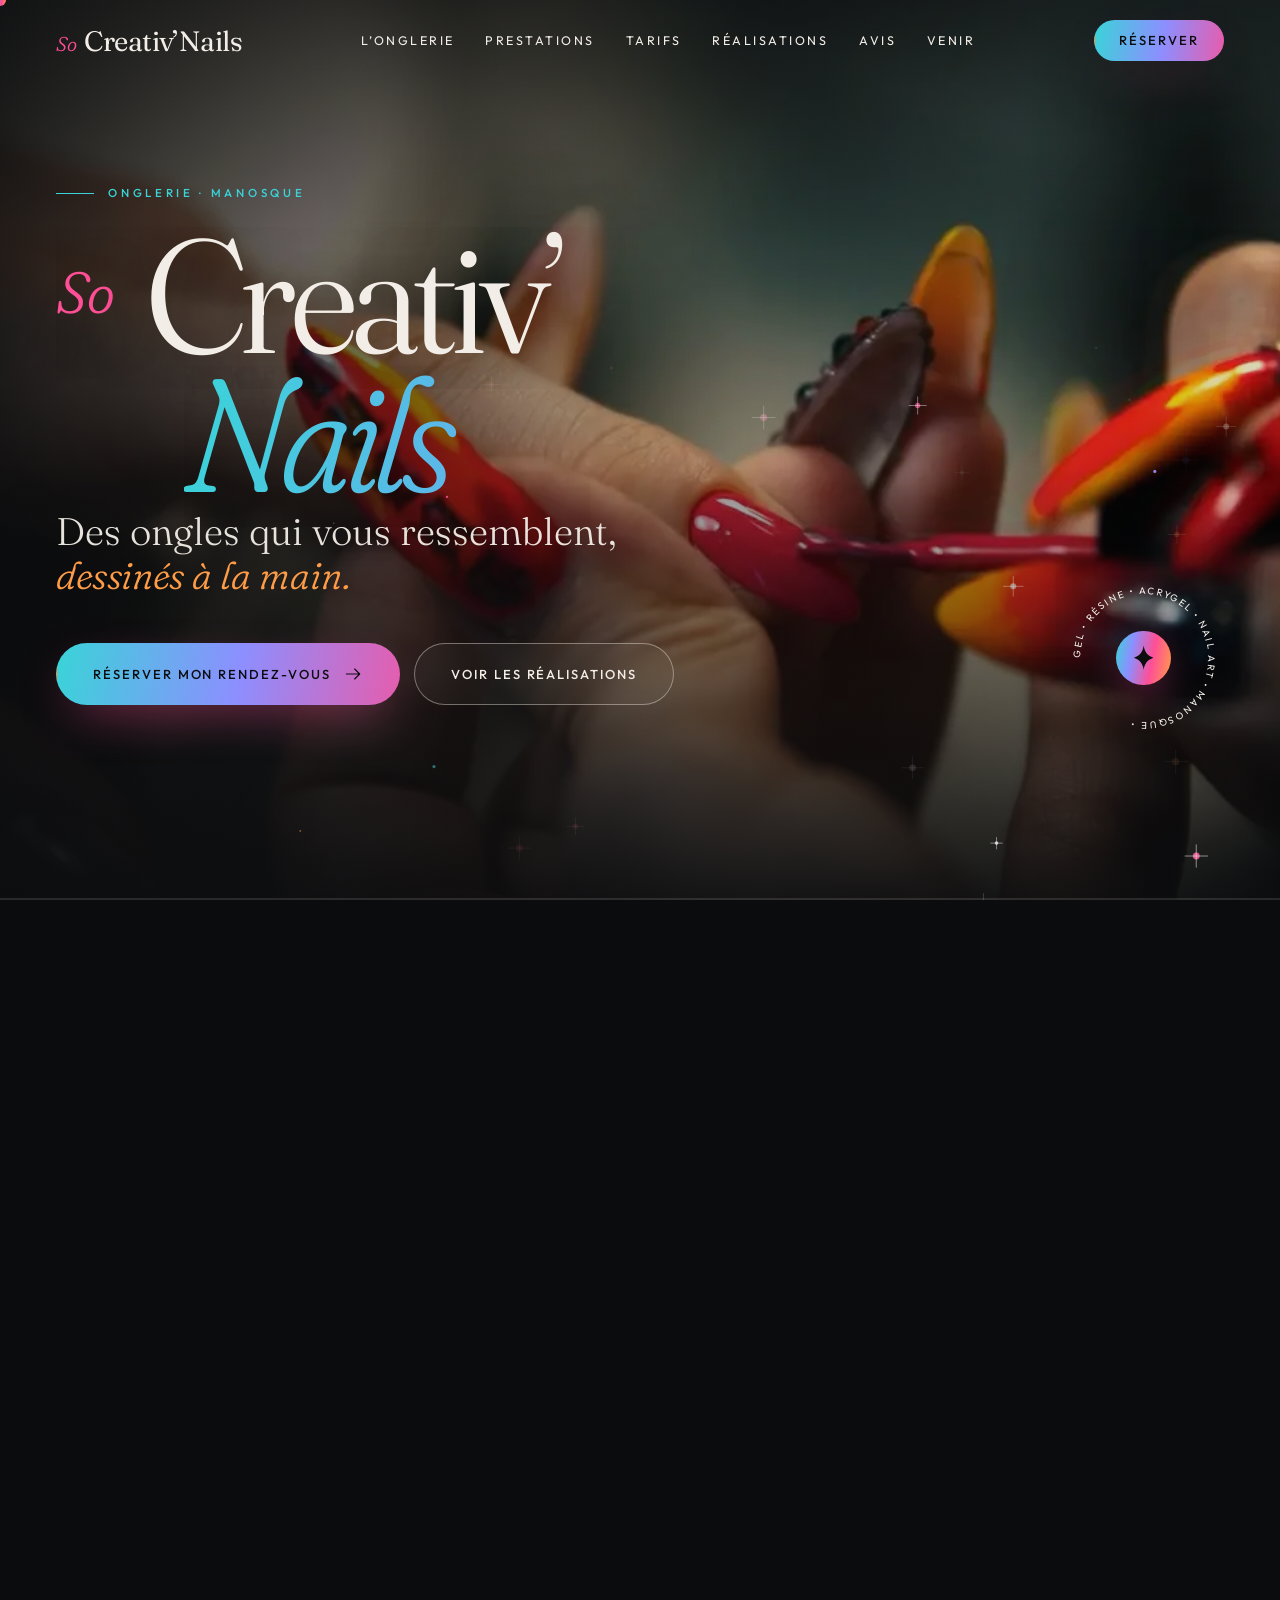
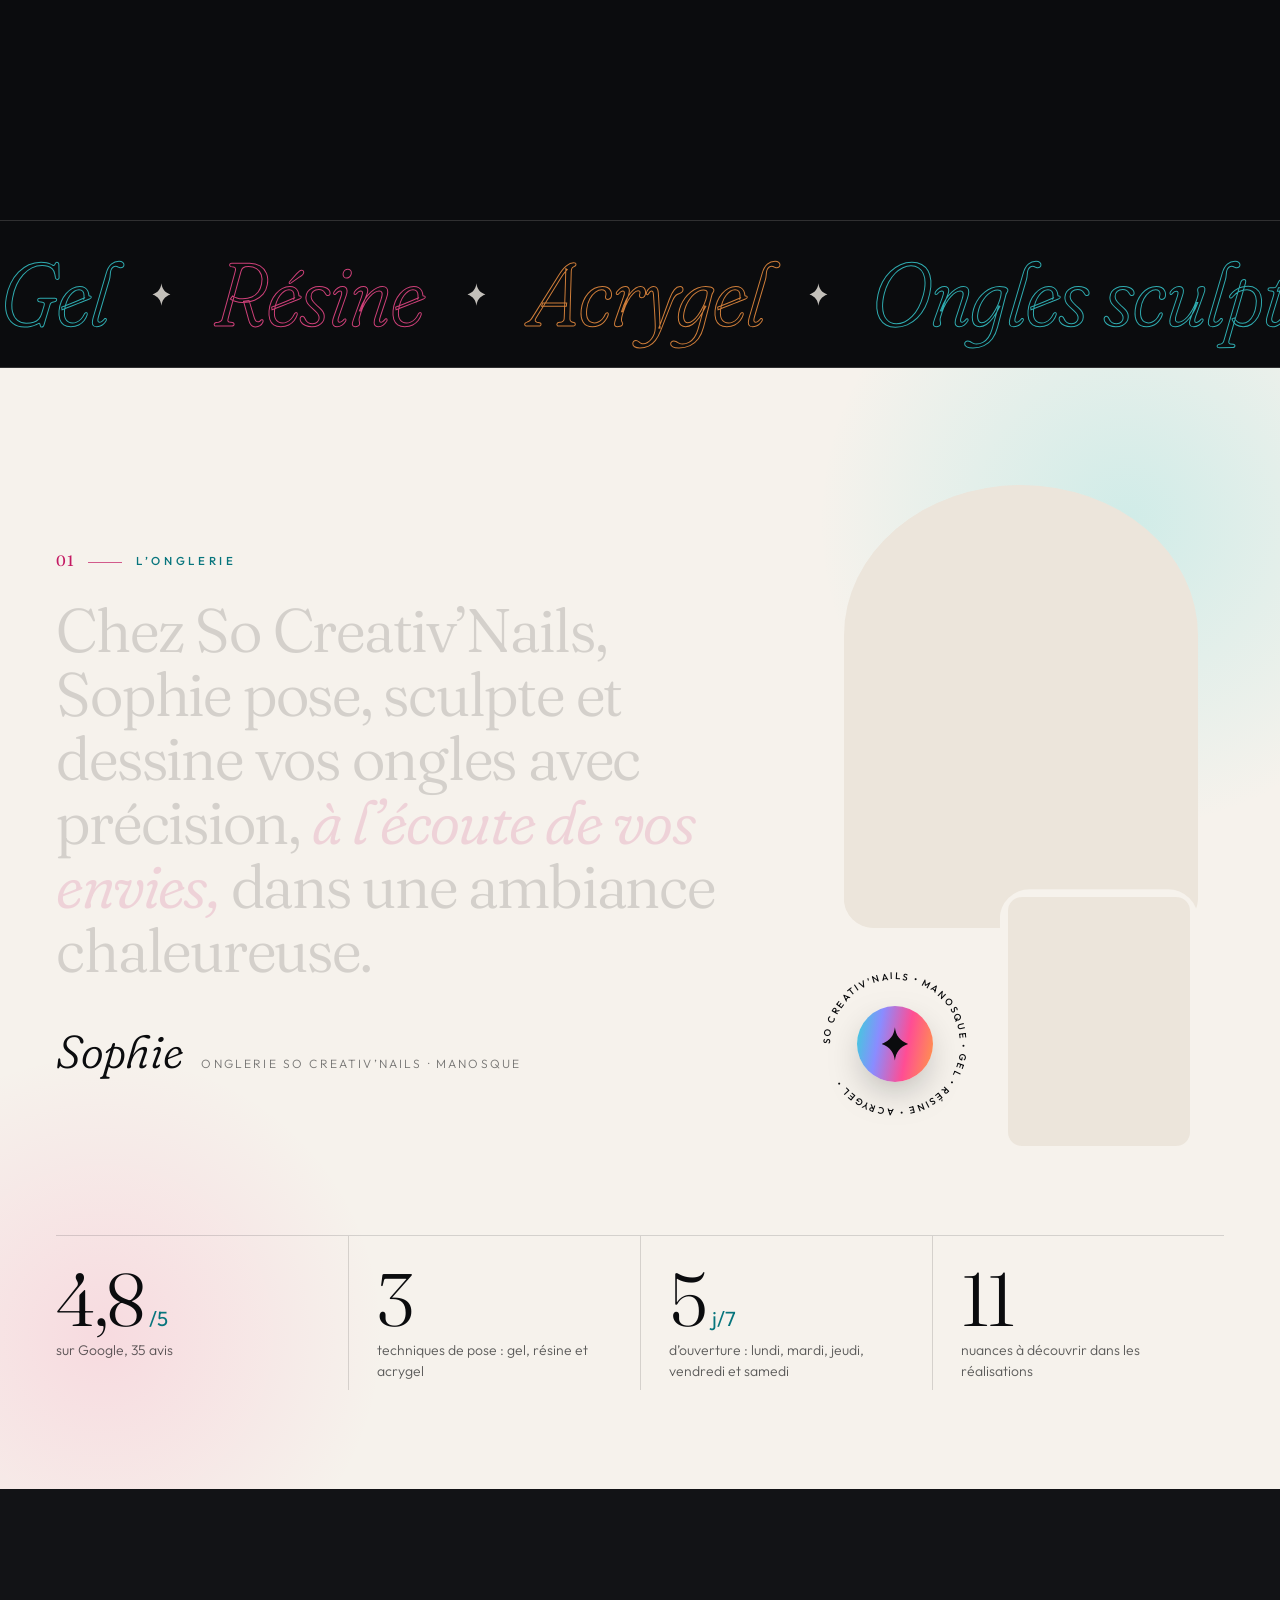
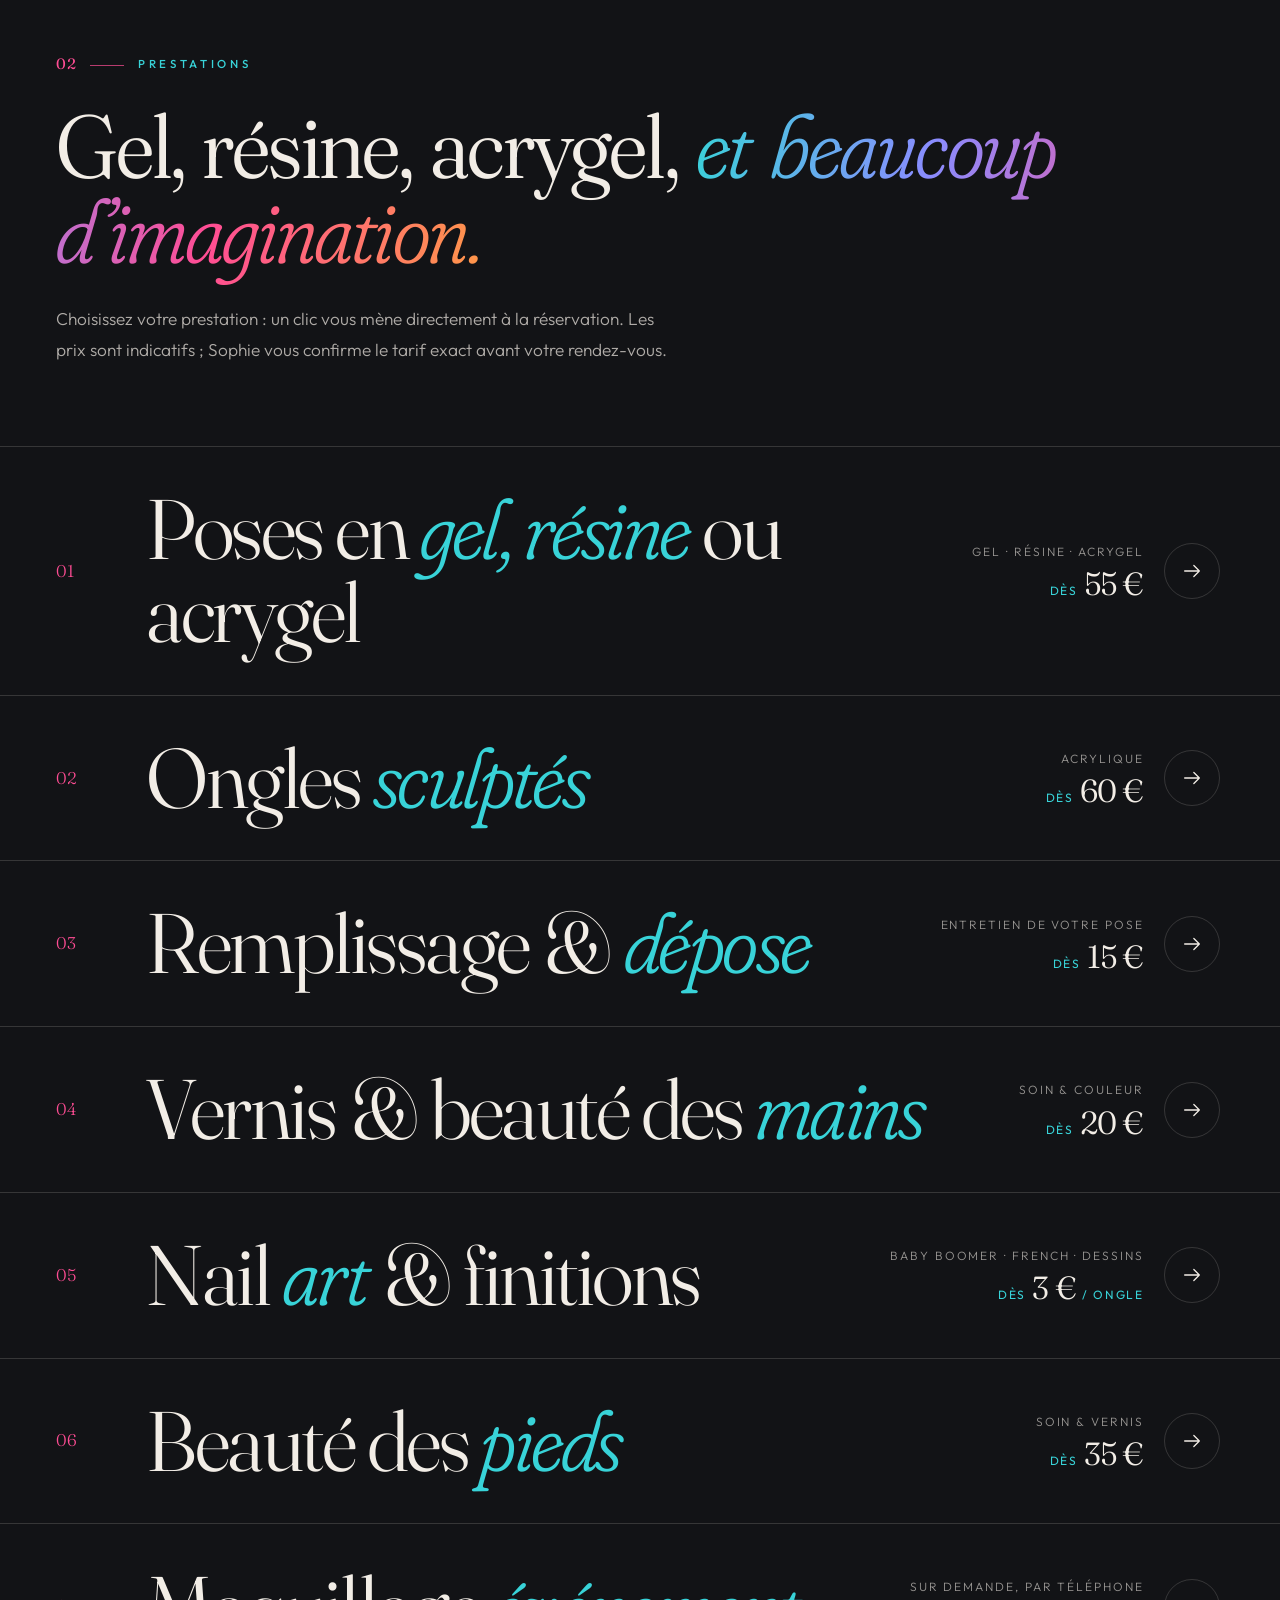
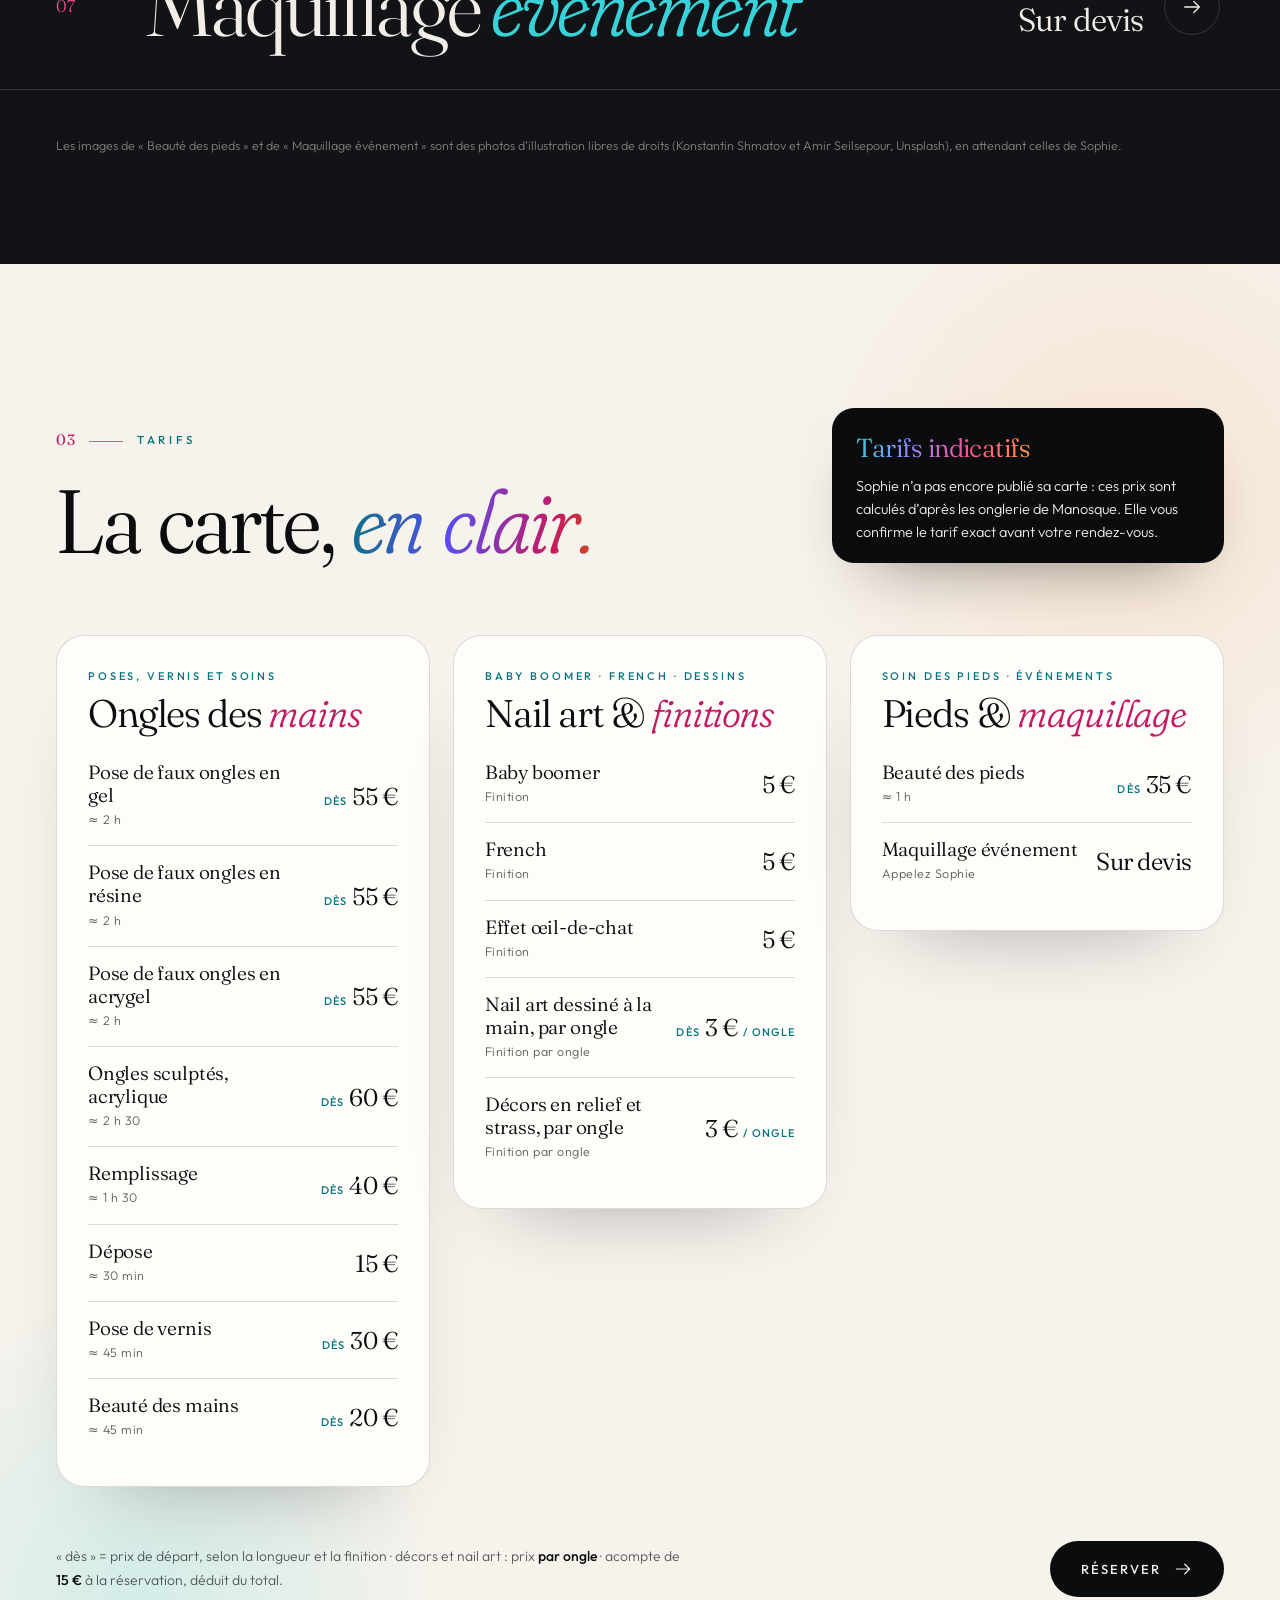
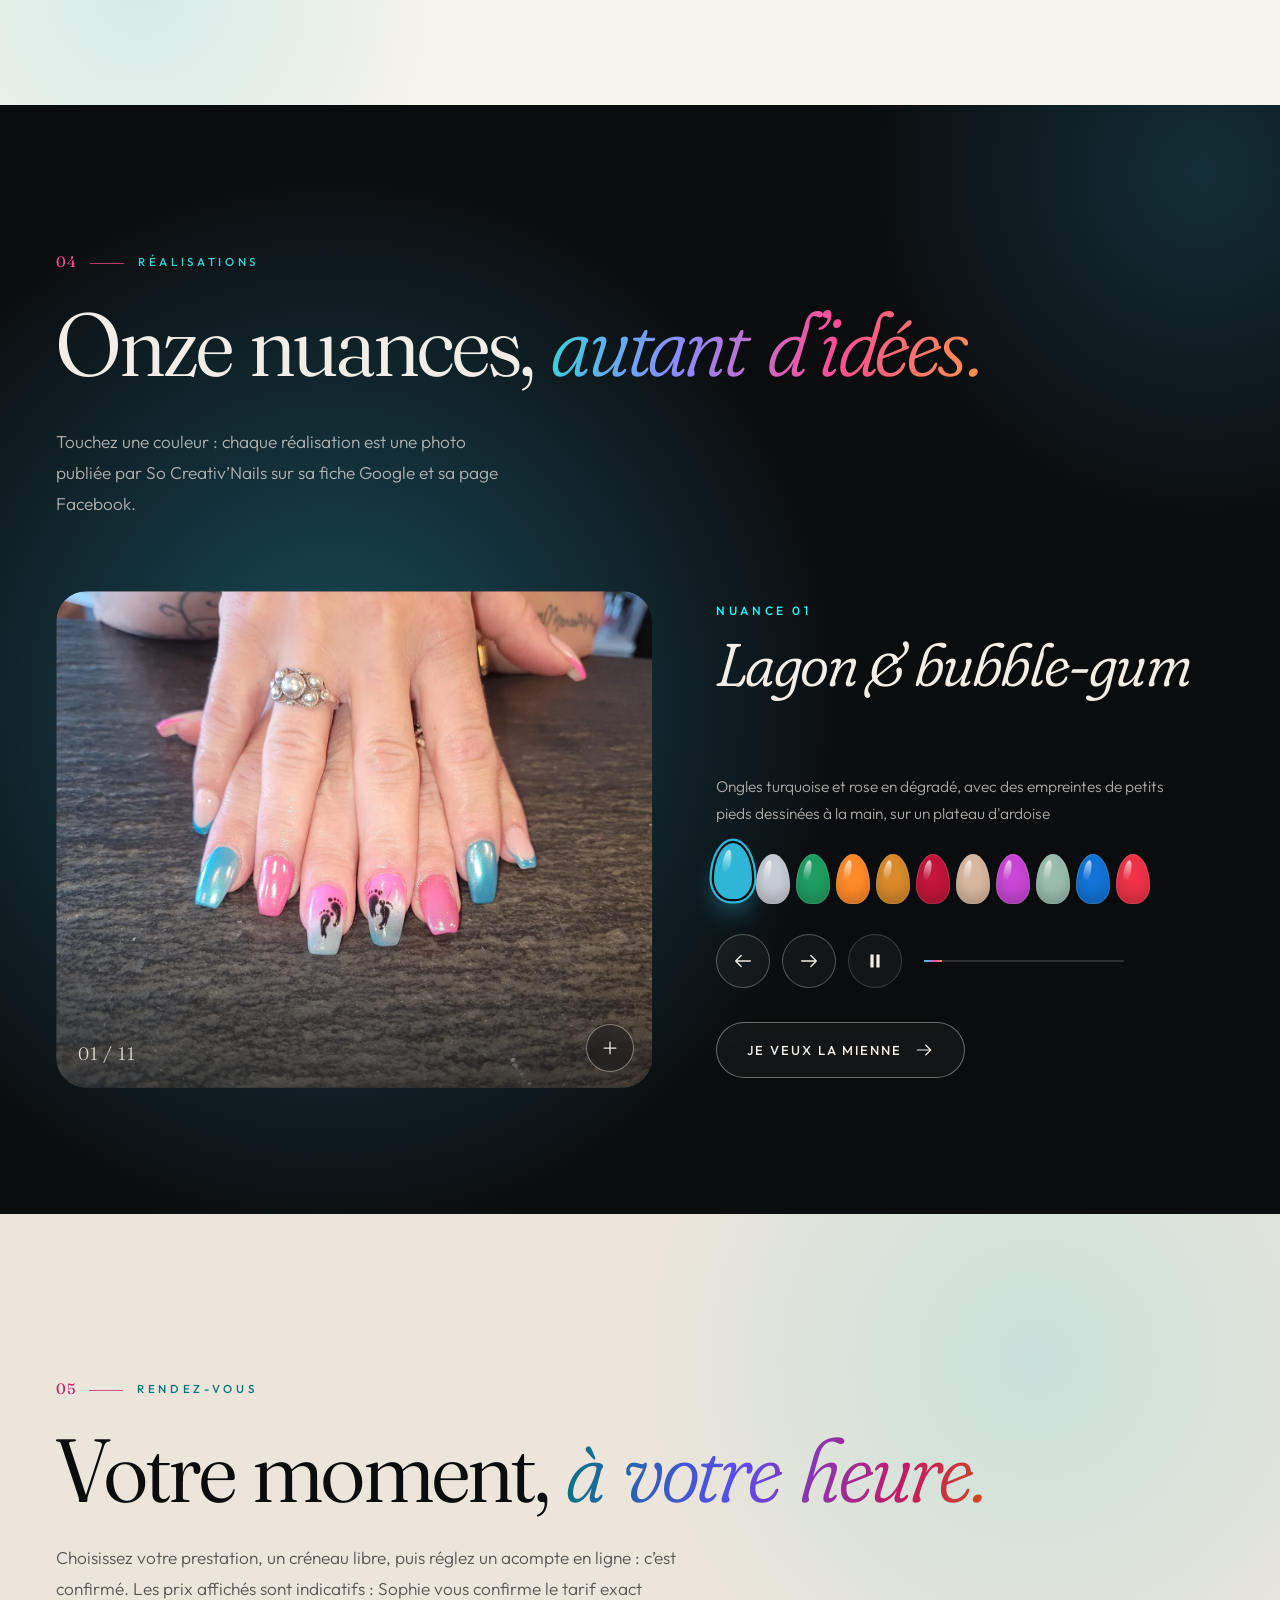
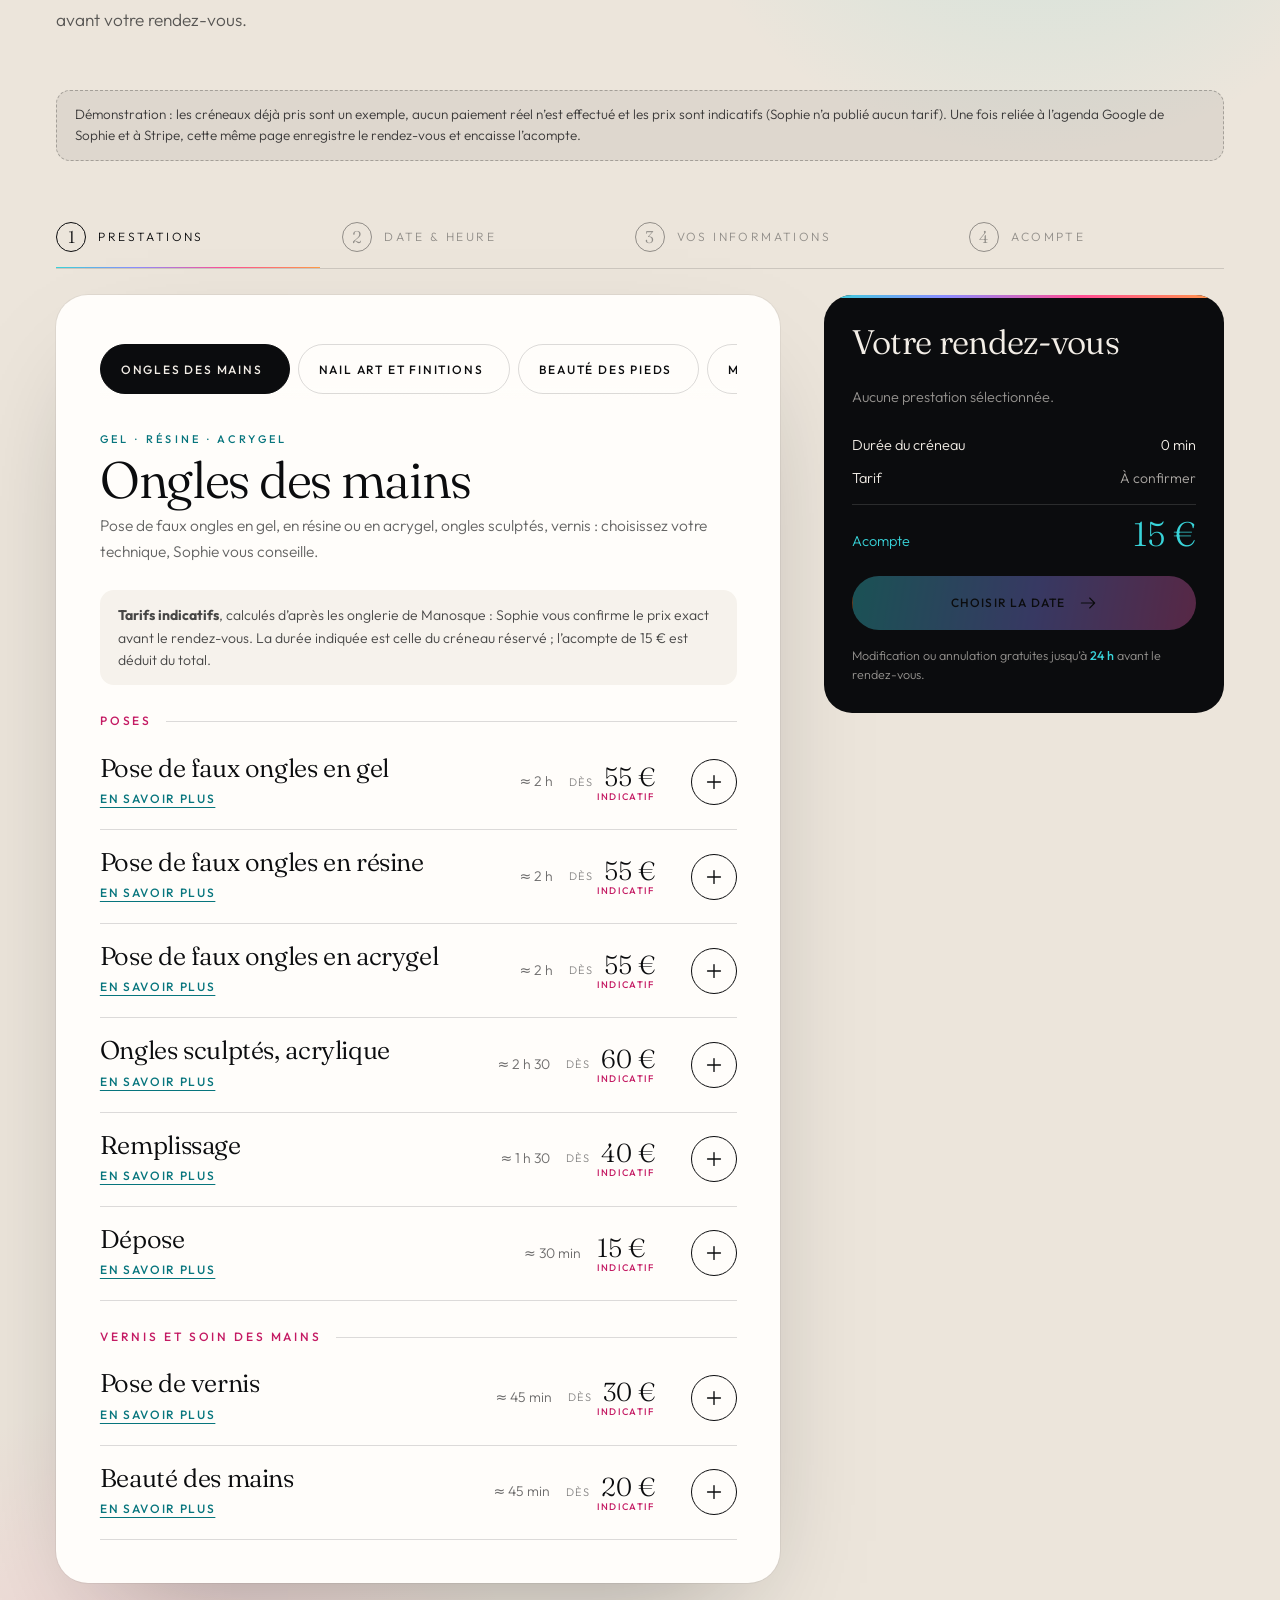
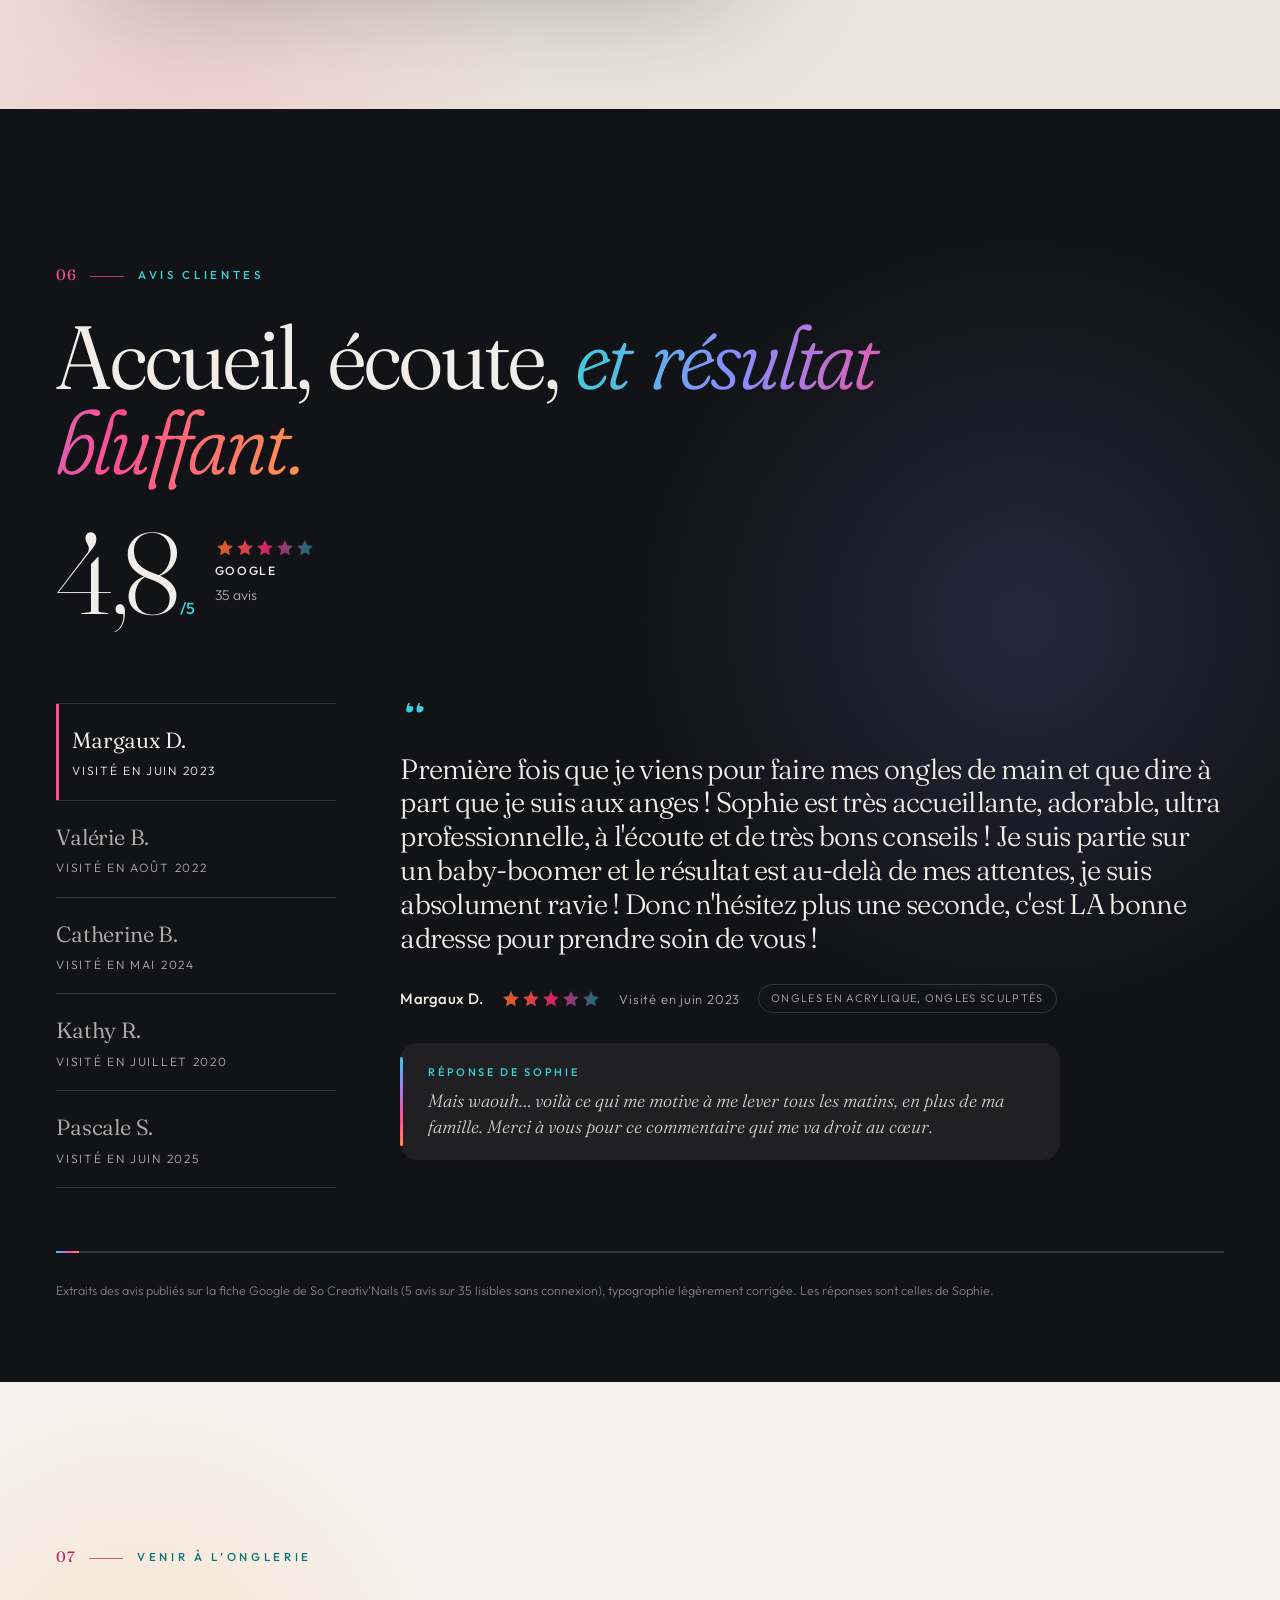
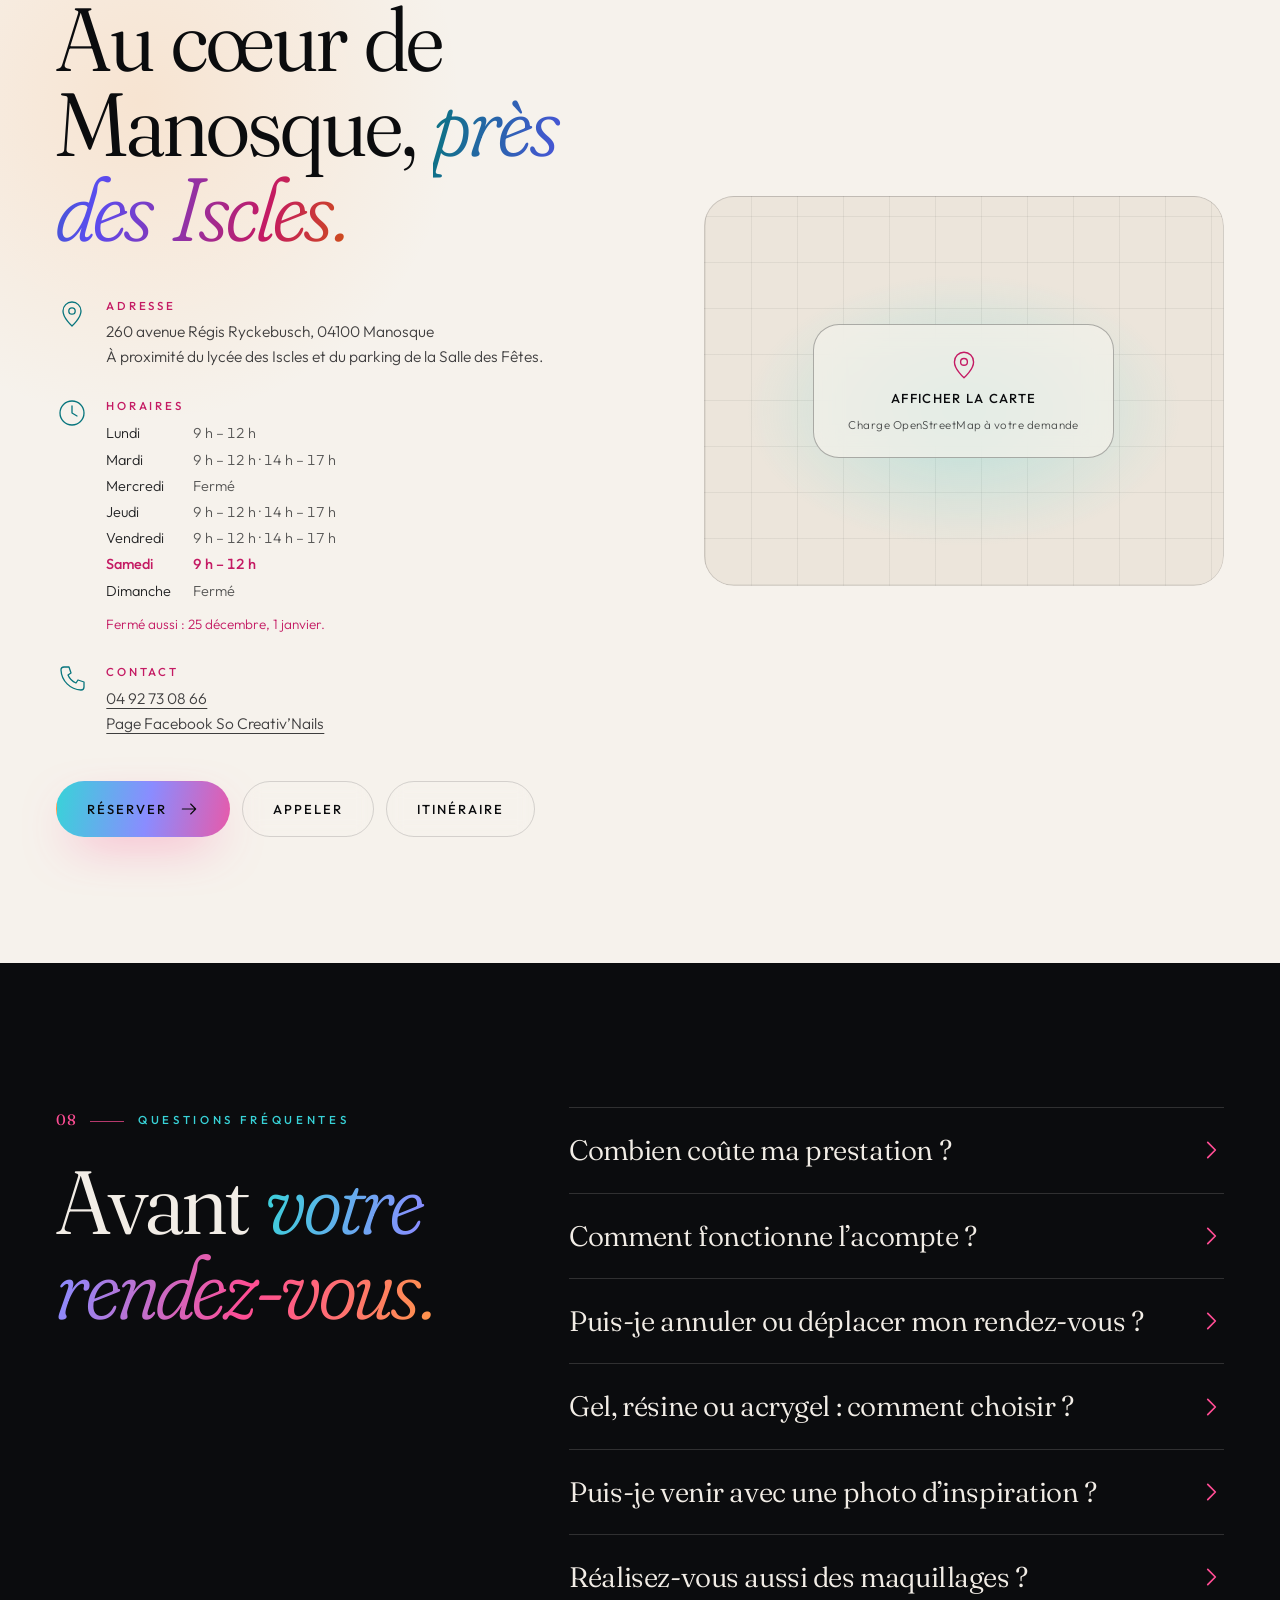
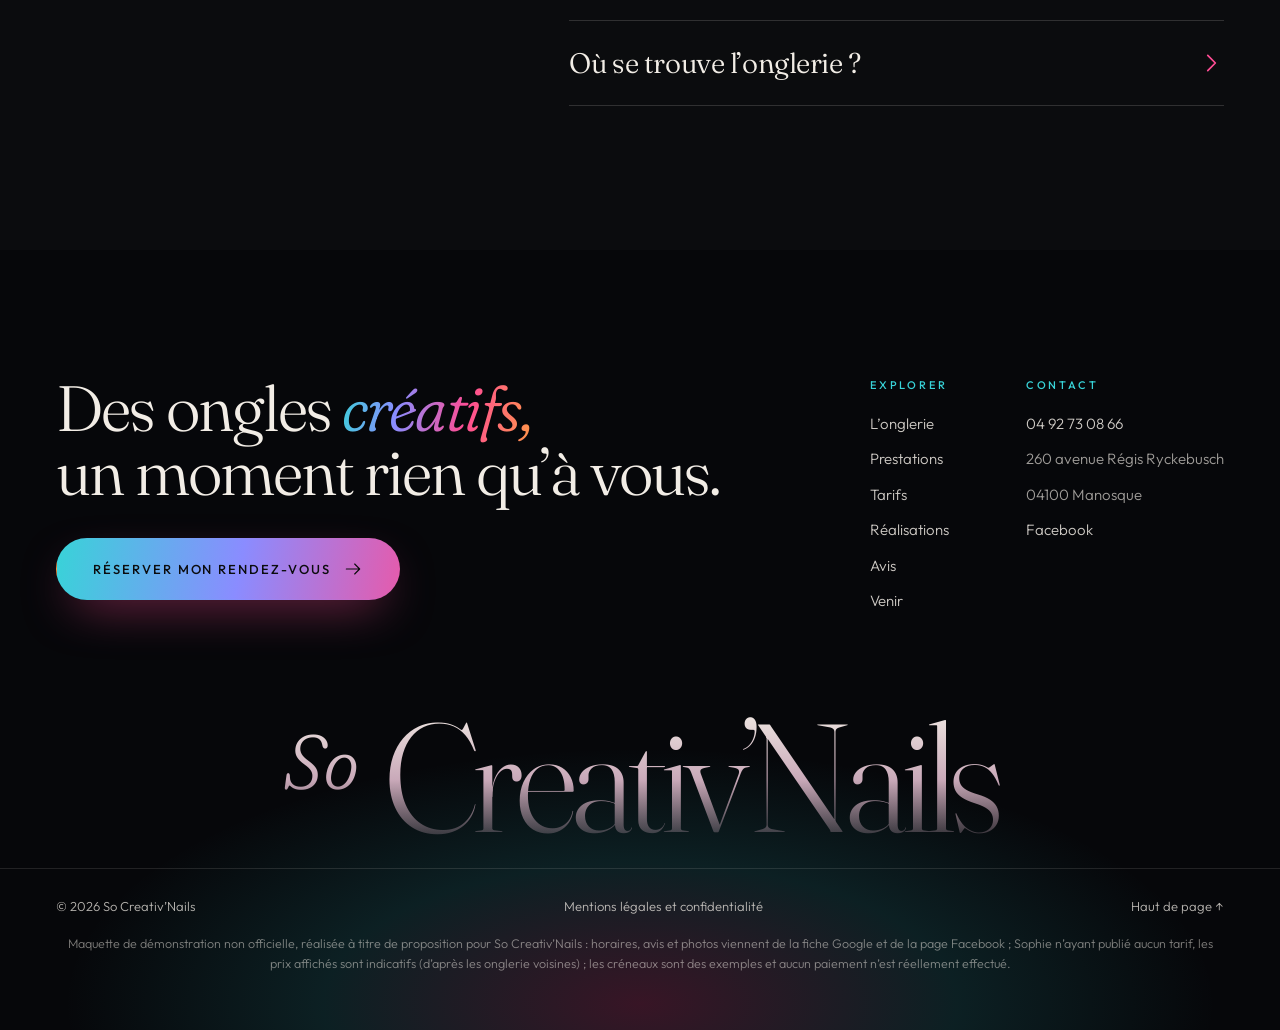
<file: index.html>
<!doctype html>
<html lang="fr">
<head>
<meta charset="utf-8">
<meta name="viewport" content="width=device-width, initial-scale=1, viewport-fit=cover">
<title>So Creativ’Nails · Onglerie à Manosque (04) · Gel, résine, acrygel, nail art</title>
<meta name="description" content="So Creativ’Nails, l’onglerie de Sophie à Manosque : pose de faux ongles en gel, résine ou acrygel, ongles sculptés, vernis, nail art dessiné à la main, beauté des mains et des pieds. Réservez en ligne et réglez votre acompte.">
<meta name="theme-color" content="#0b0c0e">
<!-- Démonstration : retirer cette ligne (et le Disallow de robots.txt) à la vraie mise en ligne -->
<meta name="robots" content="noindex, nofollow">
<meta property="og:type" content="website">
<meta property="og:title" content="So Creativ’Nails · Onglerie à Manosque">
<meta property="og:description" content="Des ongles qui vous ressemblent, dessinés à la main. Gel, résine, acrygel et nail art à Manosque.">
<meta property="og:image" content="hero-poster.webp">
<link rel="icon" href="data:image/svg+xml,%3Csvg xmlns='http://www.w3.org/2000/svg' viewBox='0 0 64 64'%3E%3Cdefs%3E%3ClinearGradient id='g' x1='0' y1='0' x2='1' y2='1'%3E%3Cstop offset='0' stop-color='%2338d3d8'/%3E%3Cstop offset='.55' stop-color='%23ff4d94'/%3E%3Cstop offset='1' stop-color='%23ff9a45'/%3E%3C/linearGradient%3E%3C/defs%3E%3Crect width='64' height='64' rx='18' fill='%230b0c0e'/%3E%3Cpath d='M32 8c1.600 12 6.400 20 18 24-11.600 4-16.400 12-18 24-1.600-12-6.400-20-18-24 11.600-4 16.400-12 18-24z' fill='url(%23g)'/%3E%3C/svg%3E">
<link rel="preload" href="fraunces-latin-full-normal.woff2" as="font" type="font/woff2" crossorigin>
<link rel="preload" href="outfit-latin-wght-normal.woff2" as="font" type="font/woff2" crossorigin>
<link rel="stylesheet" href="lenis.css">
<link rel="stylesheet" href="style.css?v=1">
<script>document.documentElement.classList.add('js','is-loading');</script>
<script type="application/ld+json">
{"@context":"https://schema.org","@type":"NailSalon","name":"So Creativ’Nails","description":"Onglerie à Manosque : pose de faux ongles en gel, résine ou acrygel, ongles sculptés, vernis, nail art, beauté des mains et des pieds.","image":"hero-poster.webp","telephone":"+33492730866","address":{"@type":"PostalAddress","streetAddress":"260 avenue Régis Ryckebusch","postalCode":"04100","addressLocality":"Manosque","addressCountry":"FR"},"geo":{"@type":"GeoCoordinates","latitude":43.8306215,"longitude":5.7977633},"sameAs":["https://www.facebook.com/p/So-CreativNails-100063993162701/"],"openingHoursSpecification":[{"@type":"OpeningHoursSpecification","dayOfWeek":["Monday","Saturday"],"opens":"09:00","closes":"12:00"},{"@type":"OpeningHoursSpecification","dayOfWeek":["Tuesday","Thursday","Friday"],"opens":"09:00","closes":"12:00"},{"@type":"OpeningHoursSpecification","dayOfWeek":["Tuesday","Thursday","Friday"],"opens":"14:00","closes":"17:00"}]}
</script>
</head>
<body>
<a class="skip" href="#main">Aller au contenu</a>

<svg width="0" height="0" style="position:absolute" aria-hidden="true" focusable="false">
  <defs>
    <linearGradient id="prismGrad" x1="0" y1="0" x2="1" y2="1"><stop offset="0" stop-color="#38d3d8"/><stop offset=".5" stop-color="#ff4d94"/><stop offset="1" stop-color="#ff9a45"/></linearGradient>
    <symbol id="i-arrow" viewBox="0 0 24 24"><path d="M4 12h16M14 6l6 6-6 6" fill="none" stroke="currentColor" stroke-width="1.4" stroke-linecap="round" stroke-linejoin="round"/></symbol>
    <symbol id="i-check" viewBox="0 0 24 24"><path d="M5 12.5l4.5 4.5L19 7" fill="none" stroke="currentColor" stroke-width="1.8" stroke-linecap="round" stroke-linejoin="round"/></symbol>
    <symbol id="i-plus" viewBox="0 0 24 24"><path d="M12 5v14M5 12h14" fill="none" stroke="currentColor" stroke-width="1.5" stroke-linecap="round"/></symbol>
    <symbol id="i-minus" viewBox="0 0 24 24"><path d="M5 12h14" fill="none" stroke="currentColor" stroke-width="1.5" stroke-linecap="round"/></symbol>
    <symbol id="i-close" viewBox="0 0 24 24"><path d="M6 6l12 12M18 6L6 18" fill="none" stroke="currentColor" stroke-width="1.6" stroke-linecap="round"/></symbol>
    <symbol id="i-chev" viewBox="0 0 24 24"><path d="M9 5l7 7-7 7" fill="none" stroke="currentColor" stroke-width="1.6" stroke-linecap="round" stroke-linejoin="round"/></symbol>
    <symbol id="i-pin" viewBox="0 0 32 32"><path d="M16 29s9-8 9-15a9 9 0 0 0-18 0c0 7 9 15 9 15z" fill="none" stroke="currentColor" stroke-width="1.3" stroke-linejoin="round"/><circle cx="16" cy="14" r="3.2" fill="none" stroke="currentColor" stroke-width="1.3"/></symbol>
    <symbol id="i-phone" viewBox="0 0 32 32"><path d="M8 4h5l2 6-3 2a15 15 0 0 0 8 8l2-3 6 2v5a3 3 0 0 1-3 3A21 21 0 0 1 5 7a3 3 0 0 1 3-3z" fill="none" stroke="currentColor" stroke-width="1.3" stroke-linejoin="round"/></symbol>
    <symbol id="i-clock" viewBox="0 0 32 32"><circle cx="16" cy="16" r="12" fill="none" stroke="currentColor" stroke-width="1.3"/><path d="M16 9v7l5 3" fill="none" stroke="currentColor" stroke-width="1.3" stroke-linecap="round" stroke-linejoin="round"/></symbol>
    <symbol id="i-card" viewBox="0 0 32 32"><rect x="4" y="8" width="24" height="16" rx="3" fill="none" stroke="currentColor" stroke-width="1.3"/><path d="M4 14h24M9 20h5" fill="none" stroke="currentColor" stroke-width="1.3" stroke-linecap="round"/></symbol>
    <symbol id="i-lock" viewBox="0 0 32 32"><rect x="7" y="14" width="18" height="13" rx="3" fill="none" stroke="currentColor" stroke-width="1.3"/><path d="M11 14v-3a5 5 0 0 1 10 0v3" fill="none" stroke="currentColor" stroke-width="1.3" stroke-linecap="round"/></symbol>
    <symbol id="i-fb" viewBox="0 0 32 32"><path d="M18.500 27V17h3.400l.6-4h-4V10.600c0-1.200.4-2 2.100-2H22.600V5.200A27 27 0 0 0 19.600 5c-3 0-5 1.800-5 5.100V13h-3.400v4h3.400v10z" fill="none" stroke="currentColor" stroke-width="1.3" stroke-linejoin="round"/></symbol>
    <symbol id="i-sparkle" viewBox="0 0 24 24"><path d="M12 2c.6 4.800 2.700 8.100 8 10-5.300 1.900-7.400 5.200-8 10-.6-4.800-2.700-8.100-8-10 5.300-1.900 7.400-5.200 8-10z" fill="currentColor"/></symbol>
    <symbol id="i-play" viewBox="0 0 24 24"><path d="M8 5l11 7-11 7z" fill="currentColor"/></symbol>
    <symbol id="i-pause" viewBox="0 0 24 24"><path d="M7 5h3.500v14H7zM13.500 5H17v14h-3.500z" fill="currentColor"/></symbol>
  </defs>
</svg>

<div class="pagebar" aria-hidden="true"><i id="pageBar"></i></div>

<!-- ============ Préchargement ============ -->
<div class="loader" id="loader" role="status" aria-live="polite">
  <div class="loader__inner">
    <p class="loader__name"><em>So</em><span>Creativ’Nails</span></p>
    <p class="loader__sub">Onglerie · Manosque</p>
    <div class="loader__bar"><i id="loaderFill"></i></div>
    <p class="loader__pct" id="loaderPct" aria-hidden="true">0</p>
  </div>
</div>

<!-- ============ En-tête ============ -->
<header class="head" id="head">
  <a class="brand" href="#accueil" aria-label="So Creativ’Nails, retour à l’accueil"><em>So</em><b>Creativ’Nails</b></a>
  <nav class="nav" aria-label="Navigation principale">
    <a href="#onglerie">L’onglerie</a>
    <a href="#prestations">Prestations</a>
    <a href="#tarifs">Tarifs</a>
    <a href="#realisations">Réalisations</a>
    <a href="#avis">Avis</a>
    <a href="#infos">Venir</a>
  </nav>
  <a class="btn btn--prism head__cta" href="#reserver" data-magnetic><span>Réserver</span></a>
  <button class="burger" id="burger" aria-label="Ouvrir le menu" aria-expanded="false" aria-controls="menu"><i></i><i></i></button>
</header>
<div class="menu" id="menu" aria-hidden="true">
  <nav aria-label="Menu mobile">
    <a href="#onglerie">L’onglerie</a>
    <a href="#prestations">Prestations</a>
    <a href="#tarifs">Tarifs</a>
    <a href="#realisations">Réalisations</a>
    <a href="#avis">Avis</a>
    <a href="#infos">Venir</a>
    <a href="#reserver" class="menu__cta">Réserver <svg aria-hidden="true"><use href="#i-arrow"/></svg></a>
  </nav>
  <p class="menu__foot"><a href="tel:+33492730866">04 92 73 08 66</a><br>260 avenue Régis Ryckebusch · Manosque</p>
</div>

<main id="main">

<!-- ============ HÉROS : la vidéo avance avec le défilement ============ -->
<section class="hero" id="accueil" aria-label="Présentation">
  <div class="hero__pin" id="heroPin">
    <div class="hero__media" aria-hidden="true">
      <img class="hero__poster" id="heroPoster" src="hero-poster.webp" alt="" width="1280" height="720" fetchpriority="high">
      <canvas class="hero__canvas" id="heroCanvas"></canvas>
      <div class="hero__shade"></div>
      <div class="hero__vignette"></div>
      <canvas class="hero__glints" id="glints"></canvas>
    </div>

    <div class="hero__ui">
      <div class="hero__scene hero__scene--1" id="scene1">
        <p class="kicker hero__kicker">Onglerie · Manosque</p>
        <h1 class="hero__title" aria-label="So Creativ’Nails"><span class="hero__t1"><em>So</em> Creativ’</span><span class="hero__t2">Nails</span></h1>
        <p class="hero__lead">Des ongles qui vous ressemblent, <em>dessinés à la main.</em></p>
        <div class="hero__cta">
          <a class="btn btn--prism btn--lg" href="#reserver" data-magnetic><span>Réserver mon rendez-vous</span><svg aria-hidden="true"><use href="#i-arrow"/></svg></a>
          <a class="btn btn--line btn--lg" href="#realisations"><span>Voir les réalisations</span></a>
        </div>
        <div class="hero__ring" aria-hidden="true">
          <svg viewBox="0 0 200 200"><defs><path id="ringPath" d="M100,100 m-80,0 a80,80 0 1,1 160,0 a80,80 0 1,1 -160,0"/></defs><text><textPath href="#ringPath">Gel • Résine • Acrygel • Nail art • Manosque • </textPath></text></svg>
          <span><svg><use href="#i-sparkle"/></svg></span>
        </div>
      </div>
      <div class="hero__scene hero__scene--2" id="scene2" aria-hidden="true">
        <p class="hero__big">Chaque ongle, <em>une idée.</em></p>
      </div>
      <div class="hero__scene hero__scene--3" id="scene3">
        <ul class="hero__words" aria-label="Techniques">
          <li>Gel</li><li>Résine</li><li>Acrygel</li><li>Nail art</li>
        </ul>
        <p class="hero__sub">Sophie vous accueille à Manosque, avenue Régis Ryckebusch.</p>
        <a class="btn btn--prism btn--lg" href="#reserver" data-magnetic><span>Choisir mon créneau</span><svg aria-hidden="true"><use href="#i-arrow"/></svg></a>
      </div>
    </div>

    <div class="hero__foot">
      <p class="hero__rate"><span class="stars" aria-hidden="true"></span> <b>4,8</b> <span>Google · 35 avis</span></p>
      <a class="hero__scroll" href="#onglerie" aria-label="Faire défiler"><span>Faire défiler</span><i></i></a>
      <p class="hero__loc"><svg aria-hidden="true"><use href="#i-pin"/></svg>260 av. Régis Ryckebusch, Manosque</p>
    </div>
    <div class="hero__progress" aria-hidden="true"><i id="heroBar"></i></div>
  </div>
</section>

<div class="marquee" aria-hidden="true">
  <div class="marquee__row" id="marquee"></div>
</div>

<!-- ============ L'onglerie ============ -->
<section class="manifest sec-l" id="onglerie" aria-labelledby="manif-titre">
  <div class="wrap manifest__grid">
    <div class="manifest__txt">
      <p class="label" data-reveal><b>01</b>L’onglerie</p>
      <h2 id="manif-titre" class="sr-only">Sophie, votre onglerie à Manosque</h2>
      <p class="manifest__quote" id="manifesto">Chez So Creativ’Nails, Sophie pose, sculpte et dessine vos ongles avec précision, <em>à l’écoute de vos envies,</em> dans une ambiance chaleureuse.</p>
      <p class="manifest__sig" data-reveal><span>Sophie</span> onglerie So Creativ’Nails · Manosque</p>
    </div>
    <div class="manifest__imgs">
      <figure class="frame frame--tall" data-reveal="clip"><img data-parallax src="lagon-800.webp" srcset="lagon-800.webp 800w, lagon-1600.webp 1600w" sizes="(max-width:900px) 90vw, 36vw" width="1600" height="1200" alt="Ongles turquoise et rose en dégradé, avec des empreintes de petits pieds dessinées à la main" loading="lazy" decoding="async"></figure>
      <figure class="frame frame--small" data-reveal="clip"><img data-parallax src="noir-etoile-640.webp" srcset="noir-etoile-640.webp 640w, noir-etoile-1100.webp 1100w" sizes="(max-width:900px) 50vw, 18vw" width="1100" height="1467" alt="French noire à contour argenté, étoiles et cœurs dessinés sur fond nude" loading="lazy" decoding="async"></figure>
      <div class="seal" aria-hidden="true">
        <svg viewBox="0 0 200 200"><defs><path id="sealPath" d="M100,100 m-78,0 a78,78 0 1,1 156,0 a78,78 0 1,1 -156,0"/></defs><text><textPath href="#sealPath" startOffset="0">So Creativ’Nails • Manosque • Gel • Résine • Acrygel • </textPath></text></svg>
        <span><svg><use href="#i-sparkle"/></svg></span>
      </div>
    </div>
  </div>
  <div class="wrap manifest__stats"><ul class="stats" data-reveal>
        <li><strong><span data-count="4.8" data-dec="1">4,8</span><small>/5</small></strong><span>sur Google, 35 avis</span></li>
        <li><strong><span data-count="3">3</span></strong><span>techniques de pose : gel, résine et acrygel</span></li>
        <li><strong><span data-count="5">5</span><small>j/7</small></strong><span>d’ouverture : lundi, mardi, jeudi, vendredi et samedi</span></li>
        <li><strong><span data-count="11" id="statShades">11</span></strong><span>nuances à découvrir dans les réalisations</span></li>
      </ul></div>
</section>

<!-- ============ Prestations ============ -->
<section class="know sec-d" id="prestations" aria-labelledby="know-titre">
  <div class="wrap know__head">
    <p class="label" data-reveal><b>02</b>Prestations</p>
    <h2 id="know-titre" class="h2" data-split>Gel, résine, acrygel, <em>et beaucoup d’imagination.</em></h2>
    <p class="lead" data-reveal>Choisissez votre prestation : un clic vous mène directement à la réservation. Les prix sont indicatifs ; Sophie vous confirme le tarif exact avant votre rendez-vous.</p>
  </div>
  <ol class="know__list" id="knowList" aria-label="Prestations"></ol>
  <p class="wrap know__note">Les images de « Beauté des pieds » et de « Maquillage événement » sont des photos d’illustration libres de droits (Konstantin Shmatov et Amir Seilsepour, Unsplash), en attendant celles de Sophie.</p>
  <div class="know__float" id="knowFloat" aria-hidden="true"><img alt="" width="640" height="640"><i></i></div>
</section>

<!-- ============ Tarifs ============ -->
<section class="tarifs sec-l" id="tarifs" aria-labelledby="tarifs-titre">
  <div class="wrap">
    <div class="tarifs__head">
      <div>
        <p class="label" data-reveal><b>03</b>Tarifs</p>
        <h2 id="tarifs-titre" class="h2" data-split>La carte, <em>en clair.</em></h2>
      </div>
      <div class="tarifs__badge" data-reveal data-indicatif>
        <b>Tarifs indicatifs</b>
        <span>Sophie n’a pas encore publié sa carte : ces prix sont calculés d’après les onglerie de Manosque. Elle vous confirme le tarif exact avant votre rendez-vous.</span>
      </div>
    </div>
    <div class="tarifs__grid" id="tarifGrid"></div>
    <div class="tarifs__foot" data-reveal>
      <p>« dès » = prix de départ, selon la longueur et la finition · décors et nail art : prix <b>par ongle</b> · acompte de <b data-deposit>15 €</b> à la réservation, déduit du total.</p>
      <a class="btn btn--dark" href="#reserver" data-magnetic><span>Réserver</span><svg aria-hidden="true"><use href="#i-arrow"/></svg></a>
    </div>
  </div>
</section>

<!-- ============ Réalisations : le nuancier ============ -->
<section class="shades sec-d" id="realisations" aria-labelledby="shades-titre">
  <div class="wrap">
    <div class="shades__head">
      <div>
        <p class="label" data-reveal><b>04</b>Réalisations</p>
        <h2 id="shades-titre" class="h2" data-split>Onze nuances, <em>autant d’idées.</em></h2>
      </div>
      <p class="lead" data-reveal>Touchez une couleur : chaque réalisation est une photo publiée par So Creativ’Nails sur sa fiche Google et sa page Facebook.</p>
    </div>
    <div class="shades__grid">
      <div class="shades__stage" id="shStage" data-reveal="clip">
        <div class="shades__imgs" id="shImgs"></div>
        <button type="button" class="shades__zoom" id="shZoom" aria-label="Agrandir la photo"><svg aria-hidden="true"><use href="#i-plus"/></svg></button>
        <p class="shades__tag" id="shTag" aria-hidden="true">01 / 11</p>
      </div>
      <div class="shades__info">
        <p class="shades__idx" id="shIdx" aria-live="polite">Nuance 01</p>
        <h3 class="shades__name" id="shName">Lagon &amp; bubble-gum</h3>
        <p class="shades__alt" id="shAlt"></p>
        <div class="shades__sw" id="shSw" role="tablist" aria-label="Choisir une nuance"></div>
        <div class="shades__ctrl">
          <button type="button" class="round" id="shPrev" aria-label="Nuance précédente"><svg aria-hidden="true"><use href="#i-arrow"/></svg></button>
          <button type="button" class="round" id="shNext" aria-label="Nuance suivante"><svg aria-hidden="true"><use href="#i-arrow"/></svg></button>
          <button type="button" class="round round--ghost" id="shPlay" aria-label="Mettre en pause le défilement automatique" aria-pressed="true"><svg aria-hidden="true"><use href="#i-pause"/></svg></button>
          <span class="shades__prog" aria-hidden="true"><i id="shProg"></i></span>
        </div>
        <a class="btn btn--line shades__cta" href="#reserver"><span>Je veux la mienne</span><svg aria-hidden="true"><use href="#i-arrow"/></svg></a>
      </div>
    </div>
  </div>
</section>

<!-- ============ Réservation ============ -->
<section class="book sec-l" id="reserver" aria-labelledby="book-titre">
  <div class="wrap">
    <div class="book__intro">
      <p class="label" data-reveal><b>05</b>Rendez-vous</p>
      <h2 id="book-titre" class="h2" data-split>Votre moment, <em>à votre heure.</em></h2>
      <p class="lead" data-reveal>Choisissez votre prestation, un créneau libre, puis réglez un acompte en ligne : c’est confirmé. Les prix affichés sont indicatifs : Sophie vous confirme le tarif exact avant votre rendez-vous.</p>
    </div>

    <div class="demo-banner" id="demoBanner" hidden>Démonstration : les créneaux déjà pris sont un exemple, aucun paiement réel n’est effectué et les prix sont indicatifs (Sophie n’a publié aucun tarif). Une fois reliée à l’agenda Google de Sophie et à Stripe, cette même page enregistre le rendez-vous et encaisse l’acompte.</div>

    <ol class="stepper" id="stepper" aria-label="Étapes de la réservation">
      <li data-s="1" class="is-on"><span>1</span> Prestations</li>
      <li data-s="2"><span>2</span> Date &amp; heure</li>
      <li data-s="3"><span>3</span> Vos informations</li>
      <li data-s="4"><span>4</span> Acompte</li>
    </ol>

    <div class="flow">
      <div class="flow__main" id="flowMain">

        <!-- étape 1 -->
        <section class="step is-on" data-step="1" aria-label="Choix des prestations">
          <div class="tabs" id="tabs" role="tablist" aria-label="Catégories de prestations"></div>
          <div class="menu-list" id="menuList"></div>
        </section>

        <!-- étape 2 -->
        <section class="step" data-step="2" aria-label="Choix de la date et de l’heure" hidden>
          <div class="first" id="firstBox" hidden>
            <span class="first__ic"><svg aria-hidden="true"><use href="#i-sparkle"/></svg></span>
            <p><b>Premier créneau libre</b><span id="firstTxt"></span></p>
            <button type="button" class="btn btn--dark" id="firstBtn"><span>Le choisir</span></button>
          </div>
          <div class="cal-wrap">
            <div class="cal" id="cal">
              <div class="cal__head">
                <button type="button" class="cal__nav" id="calPrev" aria-label="Mois précédent"><svg aria-hidden="true"><use href="#i-chev"/></svg></button>
                <h3 id="calTitle">Octobre 2026</h3>
                <button type="button" class="cal__nav cal__nav--next" id="calNext" aria-label="Mois suivant"><svg aria-hidden="true"><use href="#i-chev"/></svg></button>
              </div>
              <div class="cal__dow" aria-hidden="true"><span>lu</span><span>ma</span><span>me</span><span>je</span><span>ve</span><span>sa</span><span>di</span></div>
              <div class="cal__days" id="calDays" role="grid"></div>
              <p class="cal__legend"><i class="lg lg--open"></i>Jour avec créneaux <i class="lg lg--closed"></i>Fermé ou complet</p>
            </div>
            <div class="slots">
              <h3 id="slotsTitle">Choisissez un jour</h3>
              <p class="slots__sub" id="slotsSub">Les horaires proposés tiennent compte de la durée de votre rendez-vous.</p>
              <div class="slots__body" id="slotsGrid" role="listbox" aria-label="Créneaux disponibles"></div>
            </div>
          </div>
        </section>

        <!-- étape 3 -->
        <section class="step" data-step="3" aria-label="Vos informations" hidden>
          <form class="infos" id="infoForm" novalidate autocomplete="on">
            <div class="inspo" id="inspoNote" hidden>
              <svg aria-hidden="true"><use href="#i-sparkle"/></svg>
              <p><b>Un nail art sur mesure ?</b> Décrivez votre idée dans le message ci-dessous ou venez avec une photo d’inspiration : Sophie la valide avec vous.</p>
            </div>
            <div class="infos__grid">
              <label class="fld"><span>Prénom</span><input id="fFirst" name="given-name" type="text" autocomplete="given-name" required placeholder="Camille"><em class="err" data-err="first"></em></label>
              <label class="fld"><span>Nom</span><input id="fLast" name="family-name" type="text" autocomplete="family-name" required placeholder="Martin"><em class="err" data-err="last"></em></label>
              <label class="fld"><span>E-mail</span><input id="fEmail" name="email" type="email" autocomplete="email" required placeholder="camille@exemple.fr"><em class="err" data-err="email"></em></label>
              <label class="fld"><span>Téléphone</span><input id="fPhone" name="tel" type="tel" autocomplete="tel" required placeholder="06 12 34 56 78"><em class="err" data-err="phone"></em></label>
              <fieldset class="fld fld--full radios"><legend>Première visite à l’onglerie ?</legend>
                <label><input type="radio" name="visit" value="new" checked><span>Oui, première fois</span></label>
                <label><input type="radio" name="visit" value="back"><span>Non, déjà cliente</span></label>
              </fieldset>
              <label class="fld fld--full"><span>Un mot pour Sophie <small>(couleur, forme, inspiration, allergies, questions : facultatif)</small></span><textarea id="fMsg" rows="3" maxlength="600" placeholder="Dites-lui ce qui compte pour vous…"></textarea></label>
              <input class="hp" type="text" id="fHp" tabindex="-1" autocomplete="off" aria-hidden="true">
            </div>
            <label class="consent"><input type="checkbox" id="fCgv" required><span>Je comprends que l’acompte de <span data-deposit>15 €</span> est <b>non restitué en cas d’annulation ou de déplacement moins de <span data-delay>24 h</span> avant</b> le rendez-vous (ou de retard de plus de 15 minutes), et j’accepte que mes informations servent à traiter ma réservation (<a href="mentions-legales.html#donnees" target="_blank" rel="noopener">mentions légales</a>).</span><em class="err" data-err="cgv"></em></label>
          </form>
        </section>

        <!-- étape 4 -->
        <section class="step" data-step="4" aria-label="Paiement" hidden>
          <div class="pay">
            <div class="pay__card">
              <fieldset class="paychoice" id="payChoice" hidden>
                <legend class="sr-only">Montant à régler maintenant</legend>
                <label class="paychoice__opt is-on"><input type="radio" name="pay" value="deposit" checked><span><b>Acompte</b><small id="optDeposit">15 €</small></span></label>
                <label class="paychoice__opt"><input type="radio" name="pay" value="full"><span><b>Totalité</b><small id="optFull">tout régler</small></span></label>
              </fieldset>
              <p class="pay__label" id="payLabel">Acompte à régler maintenant</p>
              <p class="pay__amount" id="payAmount">0 €</p>
              <p class="pay__rest" id="payRest">Il est déduit du montant de votre prestation ; le solde se règle à l’onglerie.</p>
              <button type="button" class="btn btn--prism btn--xl" id="payBtn" data-magnetic><svg class="ic" aria-hidden="true"><use href="#i-lock"/></svg><span>Payer l’acompte</span></button>
              <ul class="pay__trust">
                <li><svg aria-hidden="true"><use href="#i-card"/></svg> Paiement par carte, sécurisé par Stripe</li>
                <li><svg aria-hidden="true"><use href="#i-lock"/></svg> Aucune donnée bancaire ne transite par ce site</li>
              </ul>
              <p class="pay__msg" id="payMsg" role="alert"></p>
            </div>
            <div class="pay__rules">
              <h3>Conditions du rendez-vous</h3>
              <ul>
                <li>Acompte : <b data-deposit>15 €</b>, déduit du montant de la prestation.</li>
                <li>Annulation ou déplacement <b>gratuits jusqu’à <span data-delay>24 h</span> avant</b> le rendez-vous.</li>
                <li>Passé ce délai, l’acompte n’est pas restitué et un nouveau rendez-vous demande un nouvel acompte.</li>
                <li>Un retard de plus de 15 minutes est considéré comme une absence.</li>
                <li>Sophie vous confirme le tarif exact de votre prestation ; le solde se règle à l’onglerie.</li>
              </ul>
            </div>
          </div>
        </section>

        <!-- confirmation -->
        <section class="step done" data-step="5" id="done" aria-live="polite" hidden>
          <div class="done__ic"><svg aria-hidden="true"><use href="#i-check"/></svg></div>
          <h3 id="doneTitle">Rendez-vous confirmé</h3>
          <p id="doneText" class="done__text"></p>
          <dl class="done__sum" id="doneSum"></dl>
          <p class="done__demo" id="doneDemo" hidden>Mode démonstration : aucun paiement n’a eu lieu et aucun rendez-vous n’a été enregistré.</p>
          <div class="done__btns">
            <a class="btn btn--prism" id="btnIcs" href="#" download="rendez-vous-so-creativ-nails.ics"><span>Ajouter à mon agenda</span></a>
            <a class="btn btn--line" id="btnGcal" href="#" target="_blank" rel="noopener"><span>Google Agenda</span></a>
            <a class="btn btn--line" id="btnRoute" href="#" target="_blank" rel="noopener"><span>Itinéraire</span></a>
          </div>
          <button type="button" class="linkbtn" id="doneNew">Prendre un autre rendez-vous</button>
        </section>
      </div>

      <aside class="flow__side" id="flowSide" aria-label="Votre rendez-vous">
        <div class="sum">
          <h3>Votre rendez-vous</h3>
          <ul class="sum__list" id="sumList"><li class="sum__empty">Aucune prestation sélectionnée.</li></ul>
          <div class="suggest" id="suggest" hidden>
            <p>Ajoutez une finition</p>
            <div class="suggest__row" id="suggestRow"></div>
          </div>
          <dl class="sum__tot">
            <div><dt>Durée du créneau</dt><dd id="sumDur">0 min</dd></div>
            <div id="sumWhenRow" hidden><dt>Date</dt><dd id="sumWhen"></dd></div>
            <div id="sumTotalRow"><dt>Tarif</dt><dd id="sumTotal">À confirmer</dd></div>
            <div class="sum__dep"><dt id="sumDepLabel">Acompte</dt><dd id="sumDeposit">15 €</dd></div>
          </dl>
          <div class="sum__nav">
            <button type="button" class="btn btn--line" id="btnBack" hidden><span>Retour</span></button>
            <button type="button" class="btn btn--prism" id="btnNext" disabled data-magnetic><span id="btnNextLabel">Choisir la date</span><svg aria-hidden="true"><use href="#i-arrow"/></svg></button>
          </div>
          <p class="sum__policy">Modification ou annulation gratuites jusqu’à <b data-delay>24 h</b> avant le rendez-vous.</p>
        </div>
      </aside>
    </div>
  </div>
</section>

<!-- ============ Avis ============ -->
<section class="reviews sec-d" id="avis" aria-labelledby="avis-titre">
  <div class="wrap">
    <div class="reviews__head">
      <div>
        <p class="label" data-reveal><b>06</b>Avis clientes</p>
        <h2 id="avis-titre" class="h2" data-split>Accueil, écoute, <em>et résultat bluffant.</em></h2>
      </div>
      <div class="score" data-reveal>
        <div class="score__big"><span data-count="4.8" data-dec="1">4,8</span><small>/5</small></div>
        <div class="score__meta"><span class="stars stars--dark" aria-label="4,8 étoiles sur 5"></span><b>Google</b><span>35 avis</span></div>
      </div>
    </div>
    <div class="reviews__grid">
      <ul class="reviews__who" id="revWho" role="tablist" aria-label="Choisir un avis"></ul>
      <div class="reviews__stage" id="revStage" aria-live="polite"></div>
    </div>
    <div class="reviews__bar" aria-hidden="true"><i id="revProg"></i></div>
    <p class="reviews__note">Extraits des avis publiés sur la fiche Google de So Creativ’Nails (5 avis sur 35 lisibles sans connexion), typographie légèrement corrigée. Les réponses sont celles de Sophie.</p>
  </div>
</section>

<!-- ============ Infos pratiques ============ -->
<section class="studio sec-l" id="infos" aria-labelledby="studio-titre">
  <div class="wrap studio__grid">
    <div>
      <p class="label" data-reveal><b>07</b>Venir à l’onglerie</p>
      <h2 id="studio-titre" class="h2" data-split>Au cœur de Manosque, <em>près des Iscles.</em></h2>
      <ul class="facts" data-reveal>
        <li><svg aria-hidden="true"><use href="#i-pin"/></svg><span><b>Adresse</b>260 avenue Régis Ryckebusch, 04100 Manosque<br>À proximité du lycée des Iscles et du parking de la Salle des Fêtes.</span></li>
        <li><svg aria-hidden="true"><use href="#i-clock"/></svg><span><b>Horaires</b><span class="hours" id="hours"></span></span></li>
        <li><svg aria-hidden="true"><use href="#i-phone"/></svg><span><b>Contact</b><a href="tel:+33492730866">04 92 73 08 66</a><br><a href="https://www.facebook.com/p/So-CreativNails-100063993162701/" target="_blank" rel="noopener">Page Facebook So Creativ’Nails</a></span></li>
      </ul>
      <div class="btnrow" data-reveal>
        <a class="btn btn--prism" href="#reserver" data-magnetic><span>Réserver</span><svg aria-hidden="true"><use href="#i-arrow"/></svg></a>
        <a class="btn btn--line" href="tel:+33492730866"><span>Appeler</span></a>
        <a class="btn btn--line" href="https://www.google.com/maps/dir/?api=1&destination=43.8306215,5.7977633" target="_blank" rel="noopener"><span>Itinéraire</span></a>
      </div>
    </div>
    <div class="map" id="map" data-reveal="clip">
      <button type="button" class="map__btn" id="mapBtn"><svg aria-hidden="true"><use href="#i-pin"/></svg><span>Afficher la carte</span><small>Charge OpenStreetMap à votre demande</small></button>
    </div>
  </div>
</section>

<!-- ============ FAQ ============ -->
<section class="faq sec-d" id="faq" aria-labelledby="faq-titre">
  <div class="wrap faq__grid">
    <div>
      <p class="label" data-reveal><b>08</b>Questions fréquentes</p>
      <h2 id="faq-titre" class="h2" data-split>Avant <em>votre rendez-vous.</em></h2>
    </div>
    <div class="faq__list" id="faqList" data-reveal>
      <details><summary>Combien coûte ma prestation ?<svg aria-hidden="true"><use href="#i-chev"/></svg></summary><p data-faq="prix">Le tarif dépend de la technique, de la longueur et du nail art choisis : Sophie vous le confirme avant le rendez-vous. Un doute ? Appelez-la au <a href="tel:+33492730866">04 92 73 08 66</a>.</p></details>
      <details><summary>Comment fonctionne l’acompte ?<svg aria-hidden="true"><use href="#i-chev"/></svg></summary><p>Un acompte de <span data-deposit>15 €</span> se règle en ligne au moment de la réservation. Il est déduit du montant de votre prestation ; le solde se règle à l’onglerie.</p></details>
      <details><summary>Puis-je annuler ou déplacer mon rendez-vous ?<svg aria-hidden="true"><use href="#i-chev"/></svg></summary><p>Oui, gratuitement jusqu’à <span data-delay>24 h</span> avant. Passé ce délai, l’acompte n’est pas restitué et il faut prendre un nouveau rendez-vous. Un retard de plus de 15 minutes est considéré comme une absence.</p></details>
      <details><summary>Gel, résine ou acrygel : comment choisir ?<svg aria-hidden="true"><use href="#i-chev"/></svg></summary><p>Sophie vous conseille selon vos ongles et vos envies : c’est ce que ses clientes apprécient, « de très bons conseils ». Précisez votre souhait dans le message de réservation, ou appelez-la avant de choisir.</p></details>
      <details><summary>Puis-je venir avec une photo d’inspiration ?<svg aria-hidden="true"><use href="#i-chev"/></svg></summary><p>Bien sûr. Pour un nail art sur mesure, décrivez votre idée dans le message de réservation ou venez avec une photo : Sophie la valide avec vous avant de commencer.</p></details>
      <details><summary>Réalisez-vous aussi des maquillages ?<svg aria-hidden="true"><use href="#i-chev"/></svg></summary><p>Sophie réalise des maquillages pour vos événements. Date, lieu et style se discutent avec elle : appelez le <a href="tel:+33492730866">04 92 73 08 66</a>.</p></details>
      <details><summary>Où se trouve l’onglerie ?<svg aria-hidden="true"><use href="#i-chev"/></svg></summary><p>260 avenue Régis Ryckebusch à Manosque, à proximité du lycée des Iscles et du parking de la Salle des Fêtes.</p></details>
    </div>
  </div>
</section>

</main>

<footer class="foot">
  <div class="wrap foot__top">
    <div>
      <p class="foot__tag">Des ongles <em>créatifs,</em><br>un moment rien qu’à vous.</p>
      <a class="btn btn--prism btn--lg" href="#reserver" data-magnetic><span>Réserver mon rendez-vous</span><svg aria-hidden="true"><use href="#i-arrow"/></svg></a>
    </div>
    <div class="foot__cols">
      <div><h4>Explorer</h4><a href="#onglerie">L’onglerie</a><a href="#prestations">Prestations</a><a href="#tarifs">Tarifs</a><a href="#realisations">Réalisations</a><a href="#avis">Avis</a><a href="#infos">Venir</a></div>
      <div><h4>Contact</h4><a href="tel:+33492730866">04 92 73 08 66</a><span>260 avenue Régis Ryckebusch</span><span>04100 Manosque</span><a href="https://www.facebook.com/p/So-CreativNails-100063993162701/" target="_blank" rel="noopener">Facebook</a></div>
    </div>
  </div>
  <p class="foot__word" aria-hidden="true"><em>So</em> Creativ’Nails</p>
  <div class="wrap foot__bottom">
    <span>© <span id="year">2026</span> So Creativ’Nails</span>
    <a href="mentions-legales.html">Mentions légales et confidentialité</a>
    <a href="#accueil">Haut de page ↑</a>
  </div>
  <p class="wrap foot__demo">Maquette de démonstration non officielle, réalisée à titre de proposition pour So Creativ’Nails : horaires, avis et photos viennent de la fiche Google et de la page Facebook ; Sophie n’ayant publié aucun tarif, les prix affichés sont indicatifs (d’après les onglerie voisines) ; les créneaux sont des exemples et aucun paiement n’est réellement effectué.</p>
</footer>

<a class="stickybar" id="stickybar" href="#reserver" aria-label="Réserver un rendez-vous"><span><small>Manosque · sur rendez-vous</small><b>Réserver</b></span><span class="stickybar__go">Rendez-vous <svg aria-hidden="true"><use href="#i-arrow"/></svg></span></a>

<!-- Paiement de démonstration -->
<div class="modal" id="payModal" role="dialog" aria-modal="true" aria-labelledby="payModalTitle" hidden>
  <div class="modal__card">
    <p class="modal__tag">Démonstration</p>
    <h3 id="payModalTitle">Paiement</h3>
    <p class="modal__amount" id="payModalAmount">0 €</p>
    <p class="modal__txt">Ici s’ouvrirait la page de paiement sécurisée Stripe, avec la carte bancaire de la cliente. En démonstration, <b>aucune carte n’est demandée</b> et aucun montant n’est débité.</p>
    <div class="modal__btns">
      <button type="button" class="btn btn--prism" id="payModalOk"><span>Simuler le paiement réussi</span></button>
      <button type="button" class="btn btn--line-d" id="payModalCancel"><span>Annuler</span></button>
    </div>
  </div>
</div>

<!-- Visionneuse photo -->
<div class="lb" id="lb" role="dialog" aria-modal="true" aria-label="Visionneuse de photos" hidden>
  <button class="lb__close" id="lbClose" aria-label="Fermer"><svg aria-hidden="true"><use href="#i-close"/></svg></button>
  <button class="lb__nav lb__nav--prev" id="lbPrev" aria-label="Photo précédente"><svg aria-hidden="true"><use href="#i-chev"/></svg></button>
  <figure class="lb__fig"><img id="lbImg" alt=""><figcaption id="lbCap"></figcaption></figure>
  <button class="lb__nav lb__nav--next" id="lbNext" aria-label="Photo suivante"><svg aria-hidden="true"><use href="#i-chev"/></svg></button>
</div>

<div class="cursor" id="cursor" aria-hidden="true"><span></span></div>
<noscript><p style="position:fixed;left:0;right:0;bottom:0;background:#0b0c0e;color:#f2ede6;padding:14px 20px;text-align:center;z-index:999">Le site fonctionne mieux avec JavaScript activé. Pour réserver, appelez le 04 92 73 08 66.</p></noscript>

<script src="gsap.min.js"></script>
<script src="ScrollTrigger.min.js"></script>
<script src="lenis.min.js"></script>
<script src="config.js?v=1"></script>
<script src="data.js?v=1"></script>
<script src="hero-seq.js?v=1"></script>
<script src="main.js?v=1"></script>
<script src="booking.js?v=1"></script>
</body>
</html>
</file>
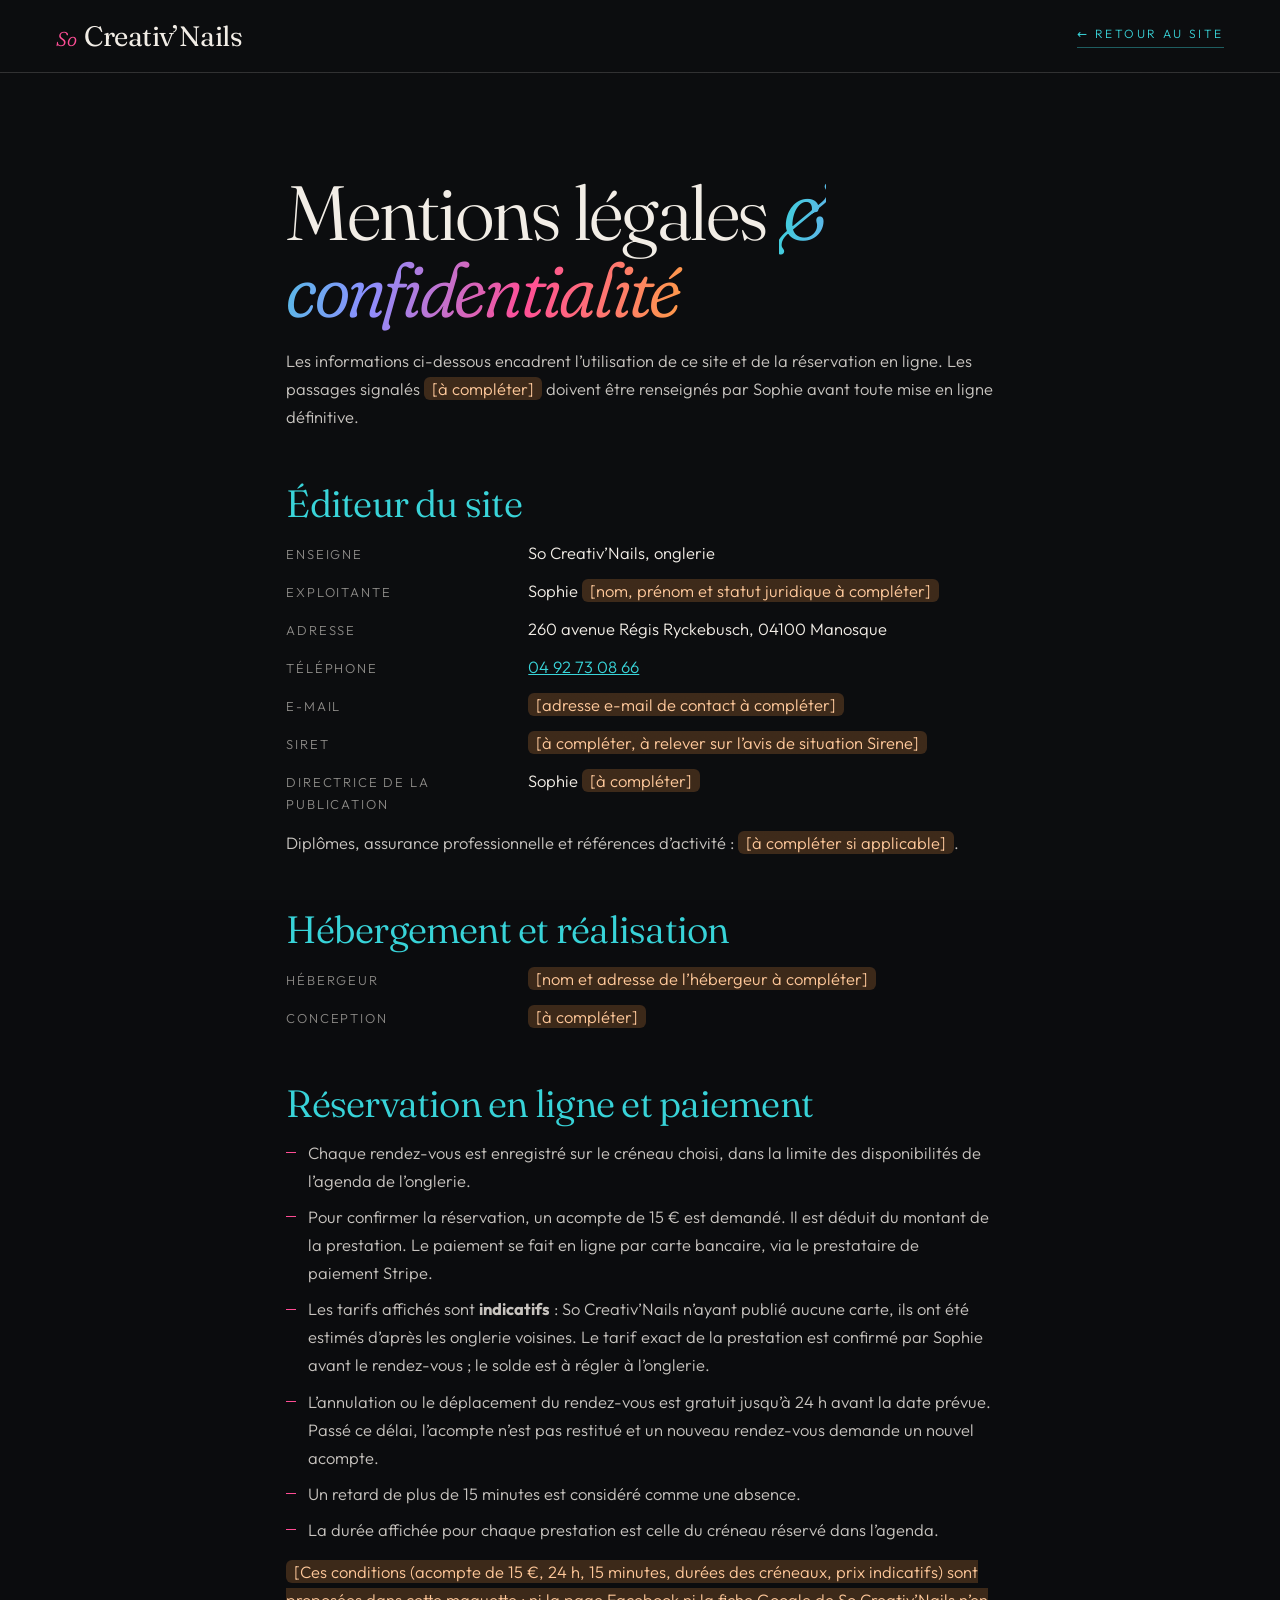
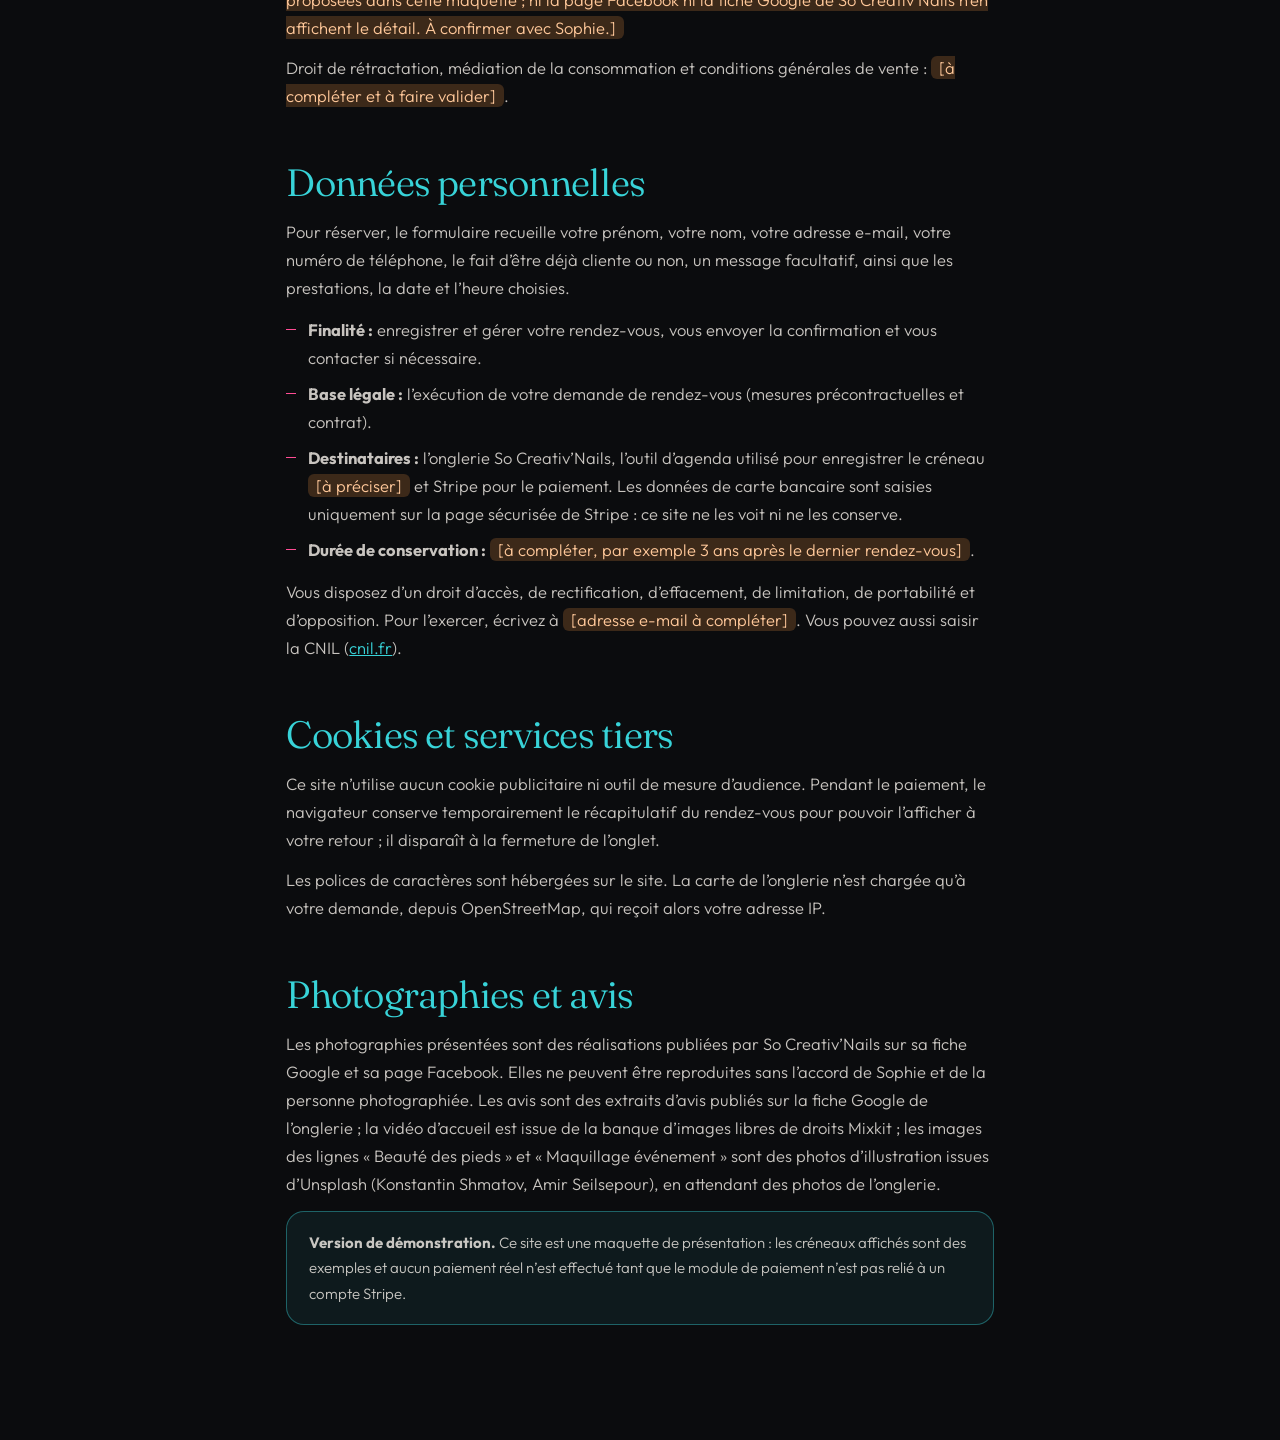
<file: mentions-legales.html>
<!doctype html>
<html lang="fr">
<head>
<meta charset="utf-8">
<meta name="viewport" content="width=device-width, initial-scale=1, viewport-fit=cover">
<title>Mentions légales et confidentialité · So Creativ’Nails</title>
<meta name="description" content="Mentions légales, conditions de réservation et politique de confidentialité du site So Creativ’Nails, onglerie à Manosque.">
<meta name="theme-color" content="#0b0c0e">
<!-- Démonstration : retirer cette ligne à la vraie mise en ligne -->
<meta name="robots" content="noindex, nofollow">
<link rel="icon" href="data:image/svg+xml,%3Csvg xmlns='http://www.w3.org/2000/svg' viewBox='0 0 64 64'%3E%3Cdefs%3E%3ClinearGradient id='g' x1='0' y1='0' x2='1' y2='1'%3E%3Cstop offset='0' stop-color='%2338d3d8'/%3E%3Cstop offset='.55' stop-color='%23ff4d94'/%3E%3Cstop offset='1' stop-color='%23ff9a45'/%3E%3C/linearGradient%3E%3C/defs%3E%3Crect width='64' height='64' rx='18' fill='%230b0c0e'/%3E%3Cpath d='M32 8c1.600 12 6.400 20 18 24-11.600 4-16.400 12-18 24-1.600-12-6.400-20-18-24 11.600-4 16.400-12 18-24z' fill='url(%23g)'/%3E%3C/svg%3E">
<link rel="stylesheet" href="style.css?v=1">
<style>
  .lhead{display:flex;align-items:center;justify-content:space-between;gap:16px;padding:22px var(--gut);border-bottom:1px solid var(--line)}
  .lhead__back{font-size:12px;letter-spacing:.2em;text-transform:uppercase;text-decoration:none;color:var(--turq);border-bottom:1px solid rgba(56,211,216,.4);padding-bottom:3px}
  .lhead__back:hover{color:var(--bone);border-color:var(--bone)}
  .legal{max-width:820px;margin:0 auto;padding:clamp(48px,8vw,110px) var(--gut) clamp(60px,9vw,130px)}
  .legal h1{font-family:var(--serif);font-weight:330;font-size:clamp(42px,6vw,80px);line-height:1;letter-spacing:-.03em;margin:0 0 18px}
  .legal h1 em{font-variation-settings:"SOFT" 100,"WONK" 1;background:var(--prism);-webkit-background-clip:text;background-clip:text;color:transparent;padding-right:.06em}
  .legal__intro{color:rgba(242,237,230,.7);margin-bottom:42px}
  .legal h2{font-family:var(--serif);font-weight:340;font-size:clamp(28px,3.2vw,38px);line-height:1.1;letter-spacing:-.02em;margin:52px 0 14px;color:var(--turq);scroll-margin-top:30px}
  .legal p,.legal li{color:rgba(242,237,230,.82)}
  .legal p+p{margin-top:12px}
  .legal ul{list-style:none;display:grid;gap:8px;margin:14px 0}
  .legal li{padding-left:22px;position:relative}
  .legal li::before{content:"";position:absolute;left:0;top:.8em;width:10px;height:1px;background:var(--pink)}
  .legal a{color:var(--turq)}
  .legal dl{display:grid;grid-template-columns:minmax(150px,220px) 1fr;gap:10px 22px;margin:14px 0}
  .legal dt{color:rgba(242,237,230,.55);font-size:13px;letter-spacing:.14em;text-transform:uppercase;padding-top:4px}
  .legal dd{margin:0}
  .todo{background:rgba(255,154,69,.2);color:#ffc89a;border-radius:6px;padding:1px 8px;font-style:normal;white-space:normal}
  .note{margin-top:46px;border:1px solid rgba(56,211,216,.4);border-radius:18px;padding:18px 22px;background:rgba(56,211,216,.07);font-size:15px}
  @media (max-width:640px){.legal dl{grid-template-columns:1fr;gap:2px}.legal dt{padding-top:12px}}
</style>
</head>
<body>
<header class="lhead">
  <a class="brand" href="index.html" aria-label="So Creativ’Nails, retour à l’accueil"><em>So</em><b>Creativ’Nails</b></a>
  <a class="lhead__back" href="index.html">← Retour au site</a>
</header>

<main class="legal" id="main">
  <h1>Mentions légales <em>&amp; confidentialité</em></h1>
  <p class="legal__intro">Les informations ci-dessous encadrent l’utilisation de ce site et de la réservation en ligne. Les passages signalés <mark class="todo">[à compléter]</mark> doivent être renseignés par Sophie avant toute mise en ligne définitive.</p>

  <h2 id="editeur">Éditeur du site</h2>
  <dl>
    <dt>Enseigne</dt><dd>So Creativ’Nails, onglerie</dd>
    <dt>Exploitante</dt><dd>Sophie <mark class="todo">[nom, prénom et statut juridique à compléter]</mark></dd>
    <dt>Adresse</dt><dd>260 avenue Régis Ryckebusch, 04100 Manosque</dd>
    <dt>Téléphone</dt><dd><a href="tel:+33492730866">04 92 73 08 66</a></dd>
    <dt>E-mail</dt><dd><mark class="todo">[adresse e-mail de contact à compléter]</mark></dd>
    <dt>SIRET</dt><dd><mark class="todo">[à compléter, à relever sur l’avis de situation Sirene]</mark></dd>
    <dt>Directrice de la publication</dt><dd>Sophie <mark class="todo">[à compléter]</mark></dd>
  </dl>
  <p>Diplômes, assurance professionnelle et références d’activité : <mark class="todo">[à compléter si applicable]</mark>.</p>

  <h2 id="hebergement">Hébergement et réalisation</h2>
  <dl>
    <dt>Hébergeur</dt><dd><mark class="todo">[nom et adresse de l’hébergeur à compléter]</mark></dd>
    <dt>Conception</dt><dd><mark class="todo">[à compléter]</mark></dd>
  </dl>

  <h2 id="conditions">Réservation en ligne et paiement</h2>
  <ul>
    <li>Chaque rendez-vous est enregistré sur le créneau choisi, dans la limite des disponibilités de l’agenda de l’onglerie.</li>
    <li>Pour confirmer la réservation, un acompte de 15&nbsp;€ est demandé. Il est déduit du montant de la prestation. Le paiement se fait en ligne par carte bancaire, via le prestataire de paiement Stripe.</li>
    <li>Les tarifs affichés sont <b>indicatifs</b> : So Creativ’Nails n’ayant publié aucune carte, ils ont été estimés d’après les onglerie voisines. Le tarif exact de la prestation est confirmé par Sophie avant le rendez-vous ; le solde est à régler à l’onglerie.</li>
    <li>L’annulation ou le déplacement du rendez-vous est gratuit jusqu’à 24&nbsp;h avant la date prévue. Passé ce délai, l’acompte n’est pas restitué et un nouveau rendez-vous demande un nouvel acompte.</li>
    <li>Un retard de plus de 15&nbsp;minutes est considéré comme une absence.</li>
    <li>La durée affichée pour chaque prestation est celle du créneau réservé dans l’agenda.</li>
  </ul>
  <p><mark class="todo">[Ces conditions (acompte de 15&nbsp;€, 24&nbsp;h, 15&nbsp;minutes, durées des créneaux, prix indicatifs) sont proposées dans cette maquette ; ni la page Facebook ni la fiche Google de So Creativ’Nails n’en affichent le détail. À confirmer avec Sophie.]</mark></p>
  <p>Droit de rétractation, médiation de la consommation et conditions générales de vente : <mark class="todo">[à compléter et à faire valider]</mark>.</p>

  <h2 id="donnees">Données personnelles</h2>
  <p>Pour réserver, le formulaire recueille votre prénom, votre nom, votre adresse e-mail, votre numéro de téléphone, le fait d’être déjà cliente ou non, un message facultatif, ainsi que les prestations, la date et l’heure choisies.</p>
  <ul>
    <li><b>Finalité&nbsp;:</b> enregistrer et gérer votre rendez-vous, vous envoyer la confirmation et vous contacter si nécessaire.</li>
    <li><b>Base légale&nbsp;:</b> l’exécution de votre demande de rendez-vous (mesures précontractuelles et contrat).</li>
    <li><b>Destinataires&nbsp;:</b> l’onglerie So Creativ’Nails, l’outil d’agenda utilisé pour enregistrer le créneau <mark class="todo">[à préciser]</mark> et Stripe pour le paiement. Les données de carte bancaire sont saisies uniquement sur la page sécurisée de Stripe&nbsp;: ce site ne les voit ni ne les conserve.</li>
    <li><b>Durée de conservation&nbsp;:</b> <mark class="todo">[à compléter, par exemple 3 ans après le dernier rendez-vous]</mark>.</li>
  </ul>
  <p>Vous disposez d’un droit d’accès, de rectification, d’effacement, de limitation, de portabilité et d’opposition. Pour l’exercer, écrivez à <mark class="todo">[adresse e-mail à compléter]</mark>. Vous pouvez aussi saisir la CNIL (<a href="https://www.cnil.fr" rel="noopener" target="_blank">cnil.fr</a>).</p>

  <h2 id="cookies">Cookies et services tiers</h2>
  <p>Ce site n’utilise aucun cookie publicitaire ni outil de mesure d’audience. Pendant le paiement, le navigateur conserve temporairement le récapitulatif du rendez-vous pour pouvoir l’afficher à votre retour&nbsp;; il disparaît à la fermeture de l’onglet.</p>
  <p>Les polices de caractères sont hébergées sur le site. La carte de l’onglerie n’est chargée qu’à votre demande, depuis OpenStreetMap, qui reçoit alors votre adresse IP.</p>

  <h2 id="photos">Photographies et avis</h2>
  <p>Les photographies présentées sont des réalisations publiées par So Creativ’Nails sur sa fiche Google et sa page Facebook. Elles ne peuvent être reproduites sans l’accord de Sophie et de la personne photographiée. Les avis sont des extraits d’avis publiés sur la fiche Google de l’onglerie ; la vidéo d’accueil est issue de la banque d’images libres de droits Mixkit ; les images des lignes « Beauté des pieds » et « Maquillage événement » sont des photos d’illustration issues d’Unsplash (Konstantin Shmatov, Amir Seilsepour), en attendant des photos de l’onglerie.</p>

  <p class="note"><b>Version de démonstration.</b> Ce site est une maquette de présentation&nbsp;: les créneaux affichés sont des exemples et aucun paiement réel n’est effectué tant que le module de paiement n’est pas relié à un compte Stripe.</p>
</main>
</body>
</html>
</file>
<file: lenis.css>
html.lenis,html.lenis body{height:auto}.lenis:not(.lenis-autoToggle).lenis-stopped{overflow:clip}.lenis.lenis-smooth [data-lenis-prevent]{overscroll-behavior:contain}.lenis.lenis-smooth iframe{pointer-events:none}.lenis.lenis-autoToggle{transition-property:overflow;transition-duration:1ms;transition-behavior:allow-discrete}
</file>
<file: style.css>
/* So Creativ’Nails — onglerie, Manosque (04)
   Ardoise noire (le plateau de ses photos) et « prisme » turquoise → rose → orangé (les couleurs de ses ongles). */

@font-face{font-family:'Fraunces';font-style:normal;font-weight:100 900;font-display:swap;src:url("fraunces-latin-full-normal.woff2") format("woff2")}
@font-face{font-family:'Fraunces';font-style:italic;font-weight:100 900;font-display:swap;src:url("fraunces-latin-full-italic.woff2") format("woff2")}
@font-face{font-family:'Outfit';font-style:normal;font-weight:100 900;font-display:swap;src:url("outfit-latin-wght-normal.woff2") format("woff2")}

@property --tone{syntax:'<color>';inherits:true;initial-value:#2fb6d6}

:root{
  --ink:#0b0c0e; --ink-2:#121316; --ink-3:#1a1c20; --ink-4:#25282d;
  --bone:#f2ede6; --paper:#f6f2ec; --warm:#ece5db; --stone:#d8cdbf;
  --turq:#38d3d8; --pink:#ff4d94; --flame:#ff9a45; --lilac:#8a8cff;
  --turq-d:#07757d; --pink-d:#c41a63;
  --prism:linear-gradient(100deg,#38d3d8 0%,#8a8cff 30%,#ff4d94 64%,#ff9a45 100%);
  --serif:'Fraunces','Iowan Old Style','Palatino Linotype',Georgia,serif;
  --sans:'Outfit',system-ui,-apple-system,'Segoe UI',sans-serif;
  --ease:cubic-bezier(.22,.8,.2,1);
  --gut:clamp(20px,4.4vw,72px);
  --head-h:78px;
  /* variables de section (surchargées par .sec-l / .sec-d) */
  --fg:var(--bone); --muted:rgba(242,237,230,.7); --line:rgba(242,237,230,.16); --acc:var(--turq); --acc-2:var(--pink);
}
.sec-d{--fg:var(--bone);--muted:rgba(242,237,230,.7);--line:rgba(242,237,230,.16);--acc:var(--turq);--acc-2:var(--pink)}
.sec-l{--fg:var(--ink);--muted:rgba(11,12,14,.66);--line:rgba(11,12,14,.14);--acc:var(--turq-d);--acc-2:var(--pink-d)}

*,*::before,*::after{box-sizing:border-box}
html{-webkit-text-size-adjust:100%;overflow-x:clip}
html:not(.lenis){scroll-behavior:smooth}
html.is-loading{overflow:hidden}
body{margin:0;background:var(--ink);color:var(--bone);font-family:var(--sans);font-size:16.5px;line-height:1.7;font-weight:300;-webkit-font-smoothing:antialiased;text-rendering:optimizeLegibility;overflow-x:clip}
body.menu-open,body.lb-open,body.modal-open{overflow:hidden}
img,svg,video,canvas{display:block;max-width:100%}
img{height:auto}
a{color:inherit}
button{font:inherit;color:inherit;cursor:pointer}
h1,h2,h3,h4,h5,p,figure,blockquote,dl,dd,ul,ol{margin:0}
ul,ol{padding:0;list-style:none}
::selection{background:var(--pink);color:#fff}
:focus-visible{outline:2px solid var(--turq);outline-offset:3px;border-radius:6px}
[hidden]{display:none!important}
.sr-only{position:absolute;width:1px;height:1px;margin:-1px;padding:0;overflow:hidden;clip:rect(0,0,0,0);white-space:nowrap;border:0}
.skip{position:fixed;left:12px;top:-60px;z-index:300;background:var(--bone);color:var(--ink);padding:10px 16px;border-radius:10px;transition:top .2s}
.skip:focus{top:12px}
.wrap{max-width:1380px;margin:0 auto;padding:0 var(--gut)}
em{font-style:italic}

/* grain d'ardoise */
body::after{content:"";position:fixed;inset:0;z-index:90;pointer-events:none;opacity:.07;mix-blend-mode:overlay;
  background-image:url("data:image/svg+xml;utf8,<svg xmlns='http://www.w3.org/2000/svg' width='180' height='180'><filter id='n'><feTurbulence type='fractalNoise' baseFrequency='.85' numOctaves='2' stitchTiles='stitch'/><feColorMatrix values='0 0 0 0 1  0 0 0 0 1  0 0 0 0 1  0 0 0 .6 0'/></filter><rect width='100%' height='100%' filter='url(%23n)'/></svg>")}

/* barre de progression de la page */
.pagebar{position:fixed;left:0;right:0;top:0;height:3px;z-index:140;pointer-events:none}
.pagebar i{display:block;height:100%;background:var(--prism);transform:scaleX(0);transform-origin:left}

/* ---------- typographie ---------- */
.label,.kicker{font-size:11.5px;font-weight:500;letter-spacing:.32em;text-transform:uppercase;display:flex;align-items:center;gap:14px;margin-bottom:26px;color:var(--acc)}
.label b{font-family:var(--serif);font-weight:400;font-size:15px;letter-spacing:.02em;color:var(--acc-2);font-variant-numeric:lining-nums}
.label b::after{content:"";display:inline-block;width:34px;height:1px;background:currentColor;margin-left:14px;vertical-align:middle;opacity:.7}
.h2{font-family:var(--serif);font-weight:350;font-size:clamp(44px,7vw,120px);line-height:.95;letter-spacing:-.02em;max-width:12em;color:var(--fg);font-variation-settings:"SOFT" 40,"WONK" 0}
.h2 em{font-weight:300;font-variation-settings:"SOFT" 100,"WONK" 1;background:var(--prism);-webkit-background-clip:text;background-clip:text;color:transparent;padding-right:.06em}
.sec-l .h2 em{background:linear-gradient(100deg,#07757d,#5a4cf0 40%,#c41a63 78%,#d0560f);-webkit-background-clip:text;background-clip:text}
.lead{font-size:clamp(16px,1.35vw,19px);line-height:1.8;color:var(--muted);max-width:36em;margin-top:30px}
.lead b{font-weight:500;color:var(--fg)}

/* ---------- boutons ---------- */
.btn{position:relative;display:inline-flex;align-items:center;justify-content:center;gap:12px;padding:17px 30px;border-radius:999px;border:1px solid transparent;font-weight:500;font-size:13px;letter-spacing:.15em;text-transform:uppercase;text-decoration:none;line-height:1;overflow:hidden;isolation:isolate;transition:transform .5s var(--ease),background .4s,color .4s,border-color .4s,box-shadow .4s;will-change:transform}
.btn svg{width:20px;height:20px;transition:transform .5s var(--ease);flex:none}
.btn:hover svg{transform:translateX(5px)}
.btn::after{content:"";position:absolute;inset:0;z-index:-1;background:linear-gradient(115deg,transparent 30%,rgba(255,255,255,.6) 50%,transparent 70%);transform:translateX(-120%);transition:transform .9s var(--ease)}
.btn:hover::after{transform:translateX(120%)}
.btn--prism{background:var(--prism);background-size:180% 100%;color:#0b0c0e;box-shadow:0 18px 50px -18px rgba(255,77,148,.65);animation:prismShift 7s ease-in-out infinite alternate}
.btn--line{border-color:rgba(242,237,230,.4);color:var(--bone);background:rgba(242,237,230,.04);backdrop-filter:blur(8px)}
.btn--line:hover{background:var(--bone);color:var(--ink)}
.btn--line::after{display:none}
.sec-l .btn--line{border-color:var(--line);color:var(--ink);background:transparent}
.sec-l .btn--line:hover{background:var(--ink);color:var(--bone)}
.sum .btn--line,.pay__card .btn--line{border-color:rgba(242,237,230,.4);color:var(--bone);background:rgba(242,237,230,.05)}
.sum .btn--line:hover,.pay__card .btn--line:hover{background:var(--bone);color:var(--ink)}
.btn--dark{background:var(--ink);color:var(--bone)}
.btn--dark:hover{background:var(--ink-4)}
.btn--line-d{border-color:var(--line);color:var(--ink);background:transparent}
.btn--line-d:hover{background:var(--ink);color:var(--bone)}
.btn--line-d::after{display:none}
.btn--lg{padding:20px 36px}
.btn--xl{width:100%;padding:23px 30px;font-size:14px}
.btn[disabled]{opacity:.35;pointer-events:none;box-shadow:none;animation:none}
.btn .ic{width:19px;height:19px}
.linkbtn{background:none;border:0;text-decoration:underline;text-underline-offset:5px;margin-top:26px;font-size:14px;letter-spacing:.04em;opacity:.8}
.round{display:grid;place-items:center;width:54px;height:54px;border-radius:50%;border:1px solid rgba(242,237,230,.3);background:rgba(242,237,230,.04);color:var(--bone);transition:background .3s,color .3s,border-color .3s,transform .5s var(--ease);flex:none}
.round svg{width:22px;height:22px}
.round:hover{background:var(--bone);color:var(--ink);border-color:var(--bone)}
#shPrev svg{transform:scaleX(-1)}
.stars{display:inline-block;width:100px;height:20px;background:linear-gradient(90deg,var(--flame) 0,var(--pink) 50%,var(--turq) 100%);
  -webkit-mask:url("data:image/svg+xml;utf8,<svg xmlns='http://www.w3.org/2000/svg' viewBox='0 0 24 24'><path d='M12 2.500l2.900 6.200 6.600.8-4.900 4.600 1.300 6.600L12 17.400 6.100 20.700l1.300-6.600L2.500 9.500l6.600-.8z'/></svg>") 0 0/20px 20px repeat-x;
  mask:url("data:image/svg+xml;utf8,<svg xmlns='http://www.w3.org/2000/svg' viewBox='0 0 24 24'><path d='M12 2.500l2.900 6.200 6.600.8-4.900 4.600 1.300 6.600L12 17.400 6.100 20.700l1.300-6.600L2.500 9.500l6.600-.8z'/></svg>") 0 0/20px 20px repeat-x}
.stars--dark{background:linear-gradient(90deg,#e0661a,#d1206d 55%,#07757d)}

/* ---------- préchargement ---------- */
.loader{position:fixed;inset:0;z-index:200;display:grid;place-items:center;background:var(--ink);color:var(--bone);transition:transform 1.2s var(--ease) .1s}
.loader.is-done{transform:translateY(-101%);pointer-events:none}
.loader__inner{text-align:center;padding:0 24px}
.loader__name{display:flex;justify-content:center;align-items:baseline;gap:.22em;font-family:var(--serif);font-size:clamp(44px,9vw,104px);line-height:1;letter-spacing:-.02em;font-weight:350}
.loader__name em{font-size:.5em;font-weight:300;color:var(--pink);font-variation-settings:"SOFT" 100,"WONK" 1;animation:rise 1s var(--ease) both}
.loader__name span{background:var(--prism);background-size:200% 100%;-webkit-background-clip:text;background-clip:text;color:transparent;animation:rise 1.1s var(--ease) .12s both,sheen 3s linear infinite;padding:0 .05em}
.loader__sub{margin:16px 0 34px;font-size:11px;letter-spacing:.36em;text-transform:uppercase;opacity:.6}
.loader__bar{position:relative;width:min(260px,62vw);height:1px;margin:0 auto;background:rgba(242,237,230,.2);overflow:hidden}
.loader__bar i{position:absolute;inset:0;background:var(--prism);transform:scaleX(0);transform-origin:left;transition:transform .35s}
.loader__pct{margin-top:14px;font-family:var(--serif);font-size:22px;color:var(--bone);font-variant-numeric:tabular-nums}
.loader__pct::after{content:" %";font-size:14px;opacity:.6}

/* ---------- en-tête ---------- */
.head{position:fixed;top:0;left:0;right:0;z-index:80;display:flex;align-items:center;justify-content:space-between;gap:24px;padding:20px var(--gut);color:var(--bone);transition:transform .6s var(--ease),background .4s,padding .4s,box-shadow .4s}
.head.is-solid{background:rgba(11,12,14,.9);-webkit-backdrop-filter:blur(18px) saturate(1.3);backdrop-filter:blur(18px) saturate(1.3);padding-top:12px;padding-bottom:12px;box-shadow:0 1px 0 var(--line)}
.head.is-hidden{transform:translateY(-110%)}
.brand{display:flex;align-items:baseline;gap:7px;text-decoration:none;line-height:1;white-space:nowrap;font-family:var(--serif)}
.brand em{font-size:20px;font-weight:300;color:var(--pink);font-variation-settings:"SOFT" 100,"WONK" 1}
.brand b{font-size:28px;font-weight:380;letter-spacing:-.02em}
.nav{display:flex;gap:clamp(18px,2.4vw,38px);font-size:12.5px;letter-spacing:.2em;text-transform:uppercase;font-weight:400}
.nav a{position:relative;text-decoration:none;padding:6px 0;white-space:nowrap}
.nav a::after{content:"";position:absolute;left:0;right:0;bottom:0;height:1px;background:var(--prism);transform:scaleX(0);transform-origin:right;transition:transform .6s var(--ease)}
.nav a:hover::after,.nav a.is-cur::after{transform:scaleX(1);transform-origin:left}
.head__cta{padding:13px 24px}
.burger{display:none;position:relative;width:46px;height:46px;border-radius:50%;border:1px solid rgba(242,237,230,.5);background:none;color:inherit;flex:none}
.burger i{position:absolute;left:14px;right:14px;height:1.4px;background:currentColor;transition:transform .5s var(--ease),top .5s var(--ease)}
.burger i:first-child{top:18px}.burger i:last-child{top:26px}
body.menu-open .burger i:first-child{top:22px;transform:rotate(45deg)}
body.menu-open .burger i:last-child{top:22px;transform:rotate(-45deg)}
body.menu-open .head{background:none;box-shadow:none;-webkit-backdrop-filter:none;backdrop-filter:none}
.menu{position:fixed;inset:0;z-index:70;display:flex;flex-direction:column;justify-content:space-between;padding:112px var(--gut) calc(34px + env(safe-area-inset-bottom));background:var(--ink-2);transform:translateY(-100%);visibility:hidden;transition:transform .8s var(--ease),visibility 0s .8s}
body.menu-open .menu{transform:none;visibility:visible;transition:transform .8s var(--ease)}
.menu nav{display:grid;gap:0}
.menu nav a{font-family:var(--serif);font-weight:350;font-size:clamp(44px,12vw,72px);line-height:1.12;text-decoration:none;opacity:0;transform:translateY(24px);transition:opacity .6s,transform .8s var(--ease)}
body.menu-open .menu nav a{opacity:1;transform:none}
body.menu-open .menu nav a:nth-child(2){transition-delay:.05s}body.menu-open .menu nav a:nth-child(3){transition-delay:.1s}body.menu-open .menu nav a:nth-child(4){transition-delay:.15s}body.menu-open .menu nav a:nth-child(5){transition-delay:.2s}body.menu-open .menu nav a:nth-child(6){transition-delay:.25s}
.menu__cta{display:inline-flex;align-items:center;gap:14px;font-style:italic;background:var(--prism);-webkit-background-clip:text;background-clip:text;color:transparent!important}
.menu__cta svg{width:34px;height:34px;color:var(--pink)}
.menu__foot{font-size:14px;opacity:.7;line-height:1.8}

/* ---------- héros : défilement = avance de la vidéo ---------- */
.hero{position:relative;height:380vh;background:var(--ink)}
.hero__pin{position:sticky;top:0;height:100vh;height:100svh;overflow:hidden;isolation:isolate;background:var(--ink)}
.hero__media{position:absolute;inset:0;z-index:-1;overflow:hidden}
.hero__poster,.hero__canvas{position:absolute;inset:0;width:100%;height:100%}
.hero__poster{object-fit:cover}
.hero__canvas{opacity:0;transition:opacity .9s ease}
.hero.has-canvas .hero__canvas{opacity:1}
.hero__shade{position:absolute;inset:0;background:
  linear-gradient(90deg,rgba(11,12,14,.82) 0%,rgba(11,12,14,.4) 46%,rgba(11,12,14,.1) 100%),
  linear-gradient(180deg,rgba(11,12,14,.62) 0%,rgba(11,12,14,0) 28%,rgba(11,12,14,0) 52%,rgba(11,12,14,.92) 100%)}
.hero__vignette{position:absolute;inset:0;background:radial-gradient(120% 90% at 50% 45%,transparent 50%,rgba(11,12,14,.6) 100%);opacity:var(--vig,0)}
.hero__glints{position:absolute;inset:0;width:100%;height:100%;mix-blend-mode:screen;pointer-events:none}
.hero__ui{position:absolute;inset:0;pointer-events:none}
.hero__ui a,.hero__ui button{pointer-events:auto}
.hero__scene{position:absolute;inset:0;display:flex;flex-direction:column;justify-content:center;padding:calc(var(--head-h) + 4vh) var(--gut) 14vh;max-width:1380px;margin:0 auto;left:0;right:0}
.hero__kicker{color:var(--turq);margin-bottom:22px}
.hero__kicker::before{content:"";width:38px;height:1px;background:currentColor}
.hero__title{display:flex;flex-direction:column;line-height:.84;margin:.1em 0 .22em}
.hero__title>span{display:block;overflow:hidden;padding:0 .08em .16em 0;margin-bottom:-.14em}
.hero__title .inner{display:block}
.hero__t1,.hero__t2{font-family:var(--serif);font-weight:340;font-size:clamp(66px,12.6vw,232px);letter-spacing:-.035em;font-variation-settings:"SOFT" 30,"WONK" 0}
.hero__t1{color:var(--bone);text-shadow:0 8px 60px rgba(0,0,0,.5)}
.hero__t1 em{font-size:.36em;font-weight:300;letter-spacing:0;margin-right:.16em;vertical-align:.7em;color:var(--pink);font-variation-settings:"SOFT" 100,"WONK" 1}
.hero__t2{margin-left:clamp(30px,10vw,200px);font-style:italic;font-weight:300;font-variation-settings:"SOFT" 100,"WONK" 1}
.hero__t2 .inner{background:var(--prism);background-size:220% 100%;-webkit-background-clip:text;background-clip:text;color:transparent;animation:sheen 9s linear infinite;padding-right:.1em;filter:drop-shadow(0 6px 40px rgba(0,0,0,.4))}
.hero__lead{font-family:var(--serif);font-weight:300;font-size:clamp(26px,3vw,48px);line-height:1.14;max-width:16em;color:rgba(242,237,230,.95)}
.hero__lead em{color:var(--flame);font-variation-settings:"SOFT" 100,"WONK" 1}
.hero__cta{display:flex;flex-wrap:wrap;gap:14px;margin-top:clamp(26px,5vh,48px)}
.hero__ring{position:absolute;right:var(--gut);bottom:18vh;width:clamp(120px,12.5vw,196px);aspect-ratio:1;display:grid;place-items:center}
.hero__ring>svg{position:absolute;inset:0;width:100%;height:100%;animation:spin 26s linear infinite}
.hero__ring text{font-family:var(--sans);font-size:12.2px;letter-spacing:.2em;text-transform:uppercase;fill:var(--bone);font-weight:400}
.hero__ring>span{display:grid;place-items:center;width:34%;aspect-ratio:1;border-radius:50%;background:var(--prism);color:#0b0c0e;box-shadow:0 14px 40px -10px rgba(255,77,148,.6)}
.hero__ring>span svg{width:54%;height:54%}
.hero__scene--2{justify-content:center;align-items:center;text-align:center}
.hero__big{font-family:var(--serif);font-weight:320;font-size:clamp(54px,10.2vw,186px);line-height:.92;letter-spacing:-.035em;max-width:9em;text-shadow:0 8px 60px rgba(0,0,0,.55)}
.hero__big em{font-variation-settings:"SOFT" 100,"WONK" 1;background:var(--prism);-webkit-background-clip:text;background-clip:text;color:transparent;padding-right:.08em}
.hero__scene--3{align-items:flex-start;justify-content:center}
.hero__words{display:flex;flex-wrap:wrap;gap:0 .5em;font-family:var(--serif);font-weight:320;font-size:clamp(52px,9.4vw,168px);line-height:1;letter-spacing:-.03em}
.hero__words li{color:transparent;-webkit-text-stroke:1px rgba(242,237,230,.8)}
.hero__words li:nth-child(odd){color:var(--bone);-webkit-text-stroke:0}
.hero__words li:nth-child(even){font-style:italic;font-variation-settings:"SOFT" 100,"WONK" 1}
.hero__sub{margin:clamp(14px,3vh,30px) 0 clamp(22px,4vh,40px);font-size:clamp(16px,1.5vw,21px);color:rgba(242,237,230,.85);letter-spacing:.04em}
.hero__foot{position:absolute;left:var(--gut);right:var(--gut);bottom:28px;display:flex;align-items:flex-end;justify-content:space-between;gap:20px;font-size:12px;letter-spacing:.14em;text-transform:uppercase;color:rgba(242,237,230,.82)}
.hero__rate{display:flex;align-items:center;gap:12px;line-height:1.4}
.hero__rate b{font-family:var(--serif);font-size:32px;letter-spacing:0;font-weight:350;color:var(--bone)}
.hero__rate>span:last-child{font-size:10.5px;letter-spacing:.16em}
.hero__loc{display:flex;align-items:center;gap:8px;text-align:right}
.hero__loc svg{width:20px;height:20px;color:var(--turq)}
.hero__scroll{display:flex;flex-direction:column;align-items:center;gap:12px;text-decoration:none;font-size:10.5px;letter-spacing:.3em}
.hero__scroll i{width:1px;height:46px;background:linear-gradient(var(--turq),transparent);transform-origin:top;animation:cue 2.2s var(--ease) infinite}
.hero__progress{position:absolute;left:0;right:0;bottom:0;height:2px;background:rgba(242,237,230,.12)}
.hero__progress i{display:block;height:100%;background:var(--prism);transform:scaleX(0);transform-origin:left}
.js .hero__scene--2,.js .hero__scene--3{opacity:0;visibility:hidden}
.js .hero__scene--1 .hero__kicker,.js .hero__scene--1 .hero__title,.js .hero__scene--1 .hero__lead,.js .hero__scene--1 .hero__cta,.js .hero__scene--1 .hero__ring,.js .hero__foot{opacity:0}
html:not(.js) .hero{height:auto}
html:not(.js) .hero__pin{height:100vh;min-height:640px}

.marquee{position:relative;z-index:3;background:var(--ink);border-block:1px solid var(--line);overflow:hidden;padding:2.2vw 0}
.marquee__row{display:flex;align-items:center;gap:3vw;width:max-content;padding-right:3vw;animation:marq 90s linear infinite;font-family:var(--serif);font-style:italic;font-weight:300;font-size:clamp(46px,7vw,116px);line-height:1;white-space:nowrap;font-variation-settings:"SOFT" 100,"WONK" 1}
.marquee__row span{color:transparent;-webkit-text-stroke:1px rgba(242,237,230,.55)}
.marquee__row span:nth-of-type(3n+1){-webkit-text-stroke-color:rgba(56,211,216,.8)}
.marquee__row span:nth-of-type(3n+2){-webkit-text-stroke-color:rgba(255,77,148,.8)}
.marquee__row span:nth-of-type(3n){-webkit-text-stroke-color:rgba(255,154,69,.8)}
.marquee__row i{display:block;width:.3em;height:.3em;color:var(--bone);opacity:.8}
.marquee__row i svg{width:100%;height:100%}

/* ---------- l'onglerie ---------- */
.manifest{position:relative;z-index:3;background:var(--paper);color:var(--ink);padding:13vh 0 11vh;overflow:hidden}
.manifest::before{content:"";position:absolute;right:-12vw;top:-12vw;width:48vw;height:48vw;background:radial-gradient(closest-side,rgba(56,211,216,.2),transparent);pointer-events:none}
.manifest::after{content:"";position:absolute;left:-14vw;bottom:-10vw;width:44vw;height:44vw;background:radial-gradient(closest-side,rgba(255,77,148,.14),transparent);pointer-events:none}
.manifest .wrap{position:relative;z-index:1}
.manifest__grid{display:grid;grid-template-columns:minmax(0,1.35fr) minmax(0,.65fr);gap:clamp(36px,6vw,110px);align-items:center}
.manifest__quote{font-family:var(--serif);font-weight:340;font-size:clamp(34px,4.8vw,80px);line-height:1.04;letter-spacing:-.02em;max-width:14em;font-variation-settings:"SOFT" 40,"WONK" 0}
.manifest__quote .mw{opacity:.14;transition:opacity .7s ease}
.manifest__quote .mw.on{opacity:1}
.manifest__quote em{color:var(--pink-d);font-variation-settings:"SOFT" 100,"WONK" 1}
.manifest__sig{margin:30px 0 0;font-size:12px;letter-spacing:.18em;text-transform:uppercase;color:rgba(11,12,14,.55)}
.manifest__sig span{font-family:var(--serif);font-style:italic;font-size:clamp(34px,3.6vw,54px);letter-spacing:0;text-transform:none;color:var(--ink);margin-right:12px;font-variation-settings:"SOFT" 100,"WONK" 1;font-weight:300}
.manifest__stats{margin-top:9vh}
.stats{display:grid;grid-template-columns:repeat(4,1fr);gap:0;border-top:1px solid var(--line)}
.stats li{padding:28px 24px 8px 0;display:grid;gap:6px;align-content:start}
.stats li:nth-child(n+2){padding-left:28px;border-left:1px solid var(--line)}
.stats strong{font-family:var(--serif);font-weight:320;font-size:clamp(56px,5.8vw,96px);line-height:.95;display:flex;align-items:baseline;gap:6px;letter-spacing:-.03em}
.stats small{font-family:var(--sans);font-size:clamp(17px,1.6vw,24px);color:var(--turq-d);font-weight:400;letter-spacing:0}
.stats li>span{font-size:14px;color:var(--muted);max-width:16em;line-height:1.5}
.manifest__imgs{position:relative;display:grid;gap:18px;width:min(100%,360px);justify-self:end;margin-right:2vw}
.frame{position:relative;overflow:hidden;background:var(--warm)}
.frame--tall{aspect-ratio:4/5;border-radius:50% 50% 26px 26px / 34% 34% 26px 26px}
.frame--small{width:56%;aspect-ratio:3/4;border-radius:22px;margin:-16% 0 0 auto;border:8px solid var(--paper)}
.frame img{position:absolute;left:0;top:-7%;width:100%;height:114%;object-fit:cover;will-change:transform}
.frame--tall img{object-position:46% 50%}
.seal{position:absolute;left:-9%;bottom:4%;width:clamp(120px,13vw,190px);aspect-ratio:1;display:grid;place-items:center}
.seal>svg{position:absolute;inset:0;width:100%;height:100%;animation:spin 28s linear infinite}
.seal text{font-family:var(--sans);font-size:11.5px;letter-spacing:.2em;text-transform:uppercase;fill:var(--ink);font-weight:500}
.seal>span{display:grid;place-items:center;width:46%;aspect-ratio:1;border-radius:50%;background:var(--prism);color:#0b0c0e;box-shadow:0 14px 40px -12px rgba(11,12,14,.4)}
.seal>span svg{width:52%;height:52%}

/* ---------- prestations : liste typographique ---------- */
.know{position:relative;z-index:3;background:var(--ink-2);padding:18vh 0 12vh;overflow:hidden}
.know__head .h2{max-width:13em}
.know__list{margin-top:9vh;border-top:1px solid var(--line)}
.know__row{position:relative;border-bottom:1px solid var(--line)}
.know__row a{position:relative;display:grid;grid-template-columns:70px minmax(0,1fr) auto 60px;align-items:center;gap:20px;padding:clamp(20px,3.2vw,42px) var(--gut);max-width:1380px;margin:0 auto;text-decoration:none;color:var(--bone);transition:padding .7s var(--ease),color .4s}
.know__row::before{content:"";position:absolute;inset:0;background:linear-gradient(90deg,rgba(56,211,216,.14),rgba(255,77,148,.08) 45%,transparent 75%);opacity:0;transition:opacity .6s}
.know__n{font-family:var(--serif);font-size:17px;color:var(--pink);font-variant-numeric:lining-nums}
.know__t{font-family:var(--serif);font-weight:330;font-size:clamp(38px,6.6vw,112px);line-height:.98;letter-spacing:-.03em;transition:transform .8s var(--ease),color .4s}
.know__t em{font-weight:300;font-variation-settings:"SOFT" 100,"WONK" 1;color:var(--turq)}
.know__p{display:flex;flex-direction:column;align-items:flex-end;gap:6px;white-space:nowrap;text-align:right}
.know__p i{font-style:normal;font-size:12px;letter-spacing:.16em;text-transform:uppercase;color:rgba(242,237,230,.6)}
.know__p b{font-family:var(--serif);font-weight:340;font-size:clamp(26px,2.5vw,42px);letter-spacing:-.025em;line-height:1;color:var(--bone)}
.know__p small,.know__pm{font-family:var(--sans);font-size:12px;letter-spacing:.14em;text-transform:uppercase;color:var(--turq);font-weight:400}
.know__pm{display:none;margin-top:6px;letter-spacing:.06em;text-transform:none;font-size:14px}
.know__go{display:grid;place-items:center;width:56px;height:56px;border-radius:50%;border:1px solid var(--line);transition:background .4s,color .4s,transform .6s var(--ease),border-color .4s}
.know__go svg{width:22px;height:22px}
.know__note{margin-top:5vh;font-size:12.5px;color:rgba(242,237,230,.5)}
.know__thumb{display:none}
@media (hover:hover){
  .know__row:hover::before{opacity:1}
  .know__row:hover .know__t{transform:translateX(2vw)}
  .know__row:hover .know__t em{color:var(--pink)}
  .know__row:hover .know__go{background:var(--prism);color:#0b0c0e;border-color:transparent;transform:rotate(-45deg)}
}
.know__float{position:fixed;left:0;top:0;z-index:60;width:clamp(220px,22vw,340px);aspect-ratio:4/5;border-radius:50% 50% 22px 22px / 34% 34% 22px 22px;overflow:hidden;pointer-events:none;opacity:0;transform:translate3d(-50%,-50%,0) scale(.8);transition:opacity .35s,scale .5s var(--ease);box-shadow:0 40px 100px -20px rgba(0,0,0,.8);background:var(--ink-3)}
.know__float.is-on{opacity:1;scale:1}
.know__float img{width:100%;height:100%;object-fit:cover}
.know__float img[src=""],.know__float.no-img img{opacity:0}
.know__float i{position:absolute;inset:0;background:var(--prism);opacity:0;transition:opacity .3s}
.know__float.no-img i{opacity:1}
.know__thumb.no-img{background:var(--prism)}

/* ---------- tarifs ---------- */
.tarifs{position:relative;z-index:3;background:var(--paper);color:var(--ink);padding:16vh 0 12vh;overflow:hidden}
.tarifs::before{content:"";position:absolute;right:-14vw;top:-8vw;width:52vw;height:52vw;background:radial-gradient(closest-side,rgba(255,154,69,.16),transparent);pointer-events:none}
.tarifs::after{content:"";position:absolute;left:-12vw;bottom:-14vw;width:46vw;height:46vw;background:radial-gradient(closest-side,rgba(56,211,216,.18),transparent);pointer-events:none}
.tarifs .wrap{position:relative;z-index:1}
.tarifs__head{display:flex;justify-content:space-between;align-items:flex-end;gap:40px;flex-wrap:wrap}
.tarifs__badge{max-width:27em;padding:20px 24px;border-radius:22px;background:var(--ink);color:var(--bone);font-size:14.5px;line-height:1.6;box-shadow:0 30px 70px -40px rgba(11,12,14,.6)}
.tarifs__badge b{display:block;font-family:var(--serif);font-weight:340;font-size:26px;letter-spacing:-.02em;margin-bottom:4px;background:var(--prism);-webkit-background-clip:text;background-clip:text;color:transparent;width:max-content}
.tarifs__grid{display:grid;grid-template-columns:repeat(3,minmax(0,1fr));gap:clamp(14px,1.8vw,26px);margin-top:8vh;align-items:start}
.tcard{background:#fffdfa;border-radius:28px;padding:clamp(24px,2.4vw,38px);border:1px solid var(--line);box-shadow:0 40px 90px -60px rgba(11,12,14,.45)}
.tcard__k{font-size:11px;letter-spacing:.26em;text-transform:uppercase;color:var(--turq-d);font-weight:500}
.tcard h3{font-family:var(--serif);font-weight:330;font-size:clamp(32px,3vw,48px);line-height:1;letter-spacing:-.03em;margin:8px 0 14px}
.tcard h3 em{font-weight:300;font-variation-settings:"SOFT" 100,"WONK" 1;color:var(--pink-d)}
.tcard li+li .trow{border-top:1px solid var(--line)}
.trow{display:grid;grid-template-columns:minmax(0,1fr) auto;gap:2px 16px;align-items:center;width:100%;padding:15px 0;text-align:left;background:none;border:0;color:var(--ink);text-decoration:none;transition:padding .5s var(--ease),background .4s}
.trow__n{font-family:var(--serif);font-weight:340;font-size:clamp(18px,1.5vw,21px);line-height:1.2;letter-spacing:-.01em;grid-column:1}
.trow__d{font-size:12.5px;letter-spacing:.04em;color:var(--muted);grid-column:1}
.trow__p{grid-column:2;grid-row:1/3;font-family:var(--serif);font-weight:340;font-size:clamp(22px,1.9vw,28px);letter-spacing:-.02em;white-space:nowrap;text-align:right;line-height:1}
.trow__p small{font-family:var(--sans);font-size:11px;letter-spacing:.12em;text-transform:uppercase;color:var(--turq-d);font-weight:500}
@media (hover:hover){.trow:hover{padding-left:12px;background:linear-gradient(90deg,rgba(56,211,216,.14),transparent 70%)}}
.tarifs__foot{display:flex;justify-content:space-between;align-items:center;gap:28px;flex-wrap:wrap;margin-top:6vh;font-size:14px;color:var(--muted)}
.tarifs__foot p{max-width:46em}
.tarifs__foot b{color:var(--ink);font-weight:500}

/* ---------- réalisations : le nuancier ---------- */
.shades{position:relative;z-index:3;background:var(--ink);padding:16vh 0 14vh;overflow:hidden;--tone:#2fb6d6;transition:--tone 1.1s ease}
.shades::before{content:"";position:absolute;inset:0;background:
  radial-gradient(58% 70% at 26% 54%,color-mix(in oklab,var(--tone) 38%,transparent),transparent 70%),
  radial-gradient(38% 46% at 94% 6%,color-mix(in oklab,var(--tone) 20%,transparent),transparent 72%);pointer-events:none}
.shades .wrap{position:relative;z-index:1}
.shades__head{display:flex;justify-content:space-between;align-items:flex-end;gap:40px;flex-wrap:wrap;margin-bottom:8vh}
.shades__head .lead{margin:0;max-width:26em}
.shades__grid{display:grid;grid-template-columns:minmax(0,1.08fr) minmax(0,.92fr);gap:clamp(30px,5vw,90px);align-items:center}
.shades__stage{position:relative;aspect-ratio:6/5;border-radius:30px;overflow:hidden;background:var(--ink-3);box-shadow:0 60px 140px -50px color-mix(in oklab,var(--tone) 70%,#000),0 0 0 1px rgba(242,237,230,.08)}
.shades__imgs{position:absolute;inset:0}
.shades__imgs img{position:absolute;inset:0;width:100%;height:100%;object-fit:cover;opacity:0;transform:scale(1.08);clip-path:inset(0 0 0 0)}
.shades__imgs img.is-on{opacity:1;transform:none;z-index:2}
.shades__imgs img.is-out{opacity:1;z-index:1}
.shades__stage::after{content:"";position:absolute;inset:0;z-index:3;pointer-events:none;background:linear-gradient(180deg,transparent 62%,rgba(11,12,14,.55))}
.shades__tag{position:absolute;left:22px;bottom:18px;z-index:4;font-family:var(--serif);font-size:18px;color:rgba(242,237,230,.9);letter-spacing:.04em}
.shades__zoom{position:absolute;right:18px;bottom:16px;z-index:4;display:grid;place-items:center;width:48px;height:48px;border-radius:50%;border:1px solid rgba(242,237,230,.45);background:rgba(11,12,14,.4);backdrop-filter:blur(8px);color:var(--bone);transition:background .3s,color .3s}
.shades__zoom svg{width:20px;height:20px}
.shades__zoom:hover{background:var(--bone);color:var(--ink)}
.shades__idx{font-size:12px;letter-spacing:.3em;text-transform:uppercase;color:var(--tone);font-weight:500;filter:brightness(1.35) saturate(1.2)}
.shades__name{font-family:var(--serif);font-weight:320;font-size:clamp(40px,4.7vw,78px);line-height:.98;letter-spacing:-.03em;margin:14px 0 18px;font-style:italic;font-variation-settings:"SOFT" 100,"WONK" 1;min-height:2em}
.shades__name .wd{display:inline-block;white-space:nowrap}
.shades__name .ch{display:inline-block;will-change:transform}
.shades__alt{color:var(--muted);max-width:30em;min-height:3.4em;font-size:15.5px}
.shades__sw{display:flex;flex-wrap:wrap;gap:12px 6px;margin:28px 0 30px}
.sw{position:relative;width:34px;height:50px;border:0;padding:0;background:none;border-radius:50%;transition:transform .5s var(--ease)}
.sw i{position:absolute;inset:0;border-radius:50% 50% 44% 44% / 64% 64% 36% 36%;background:var(--c);box-shadow:inset 0 -8px 12px rgba(0,0,0,.18),inset 0 0 0 1px rgba(255,255,255,.14);transition:box-shadow .4s}
.sw i::after{content:"";position:absolute;left:24%;top:12%;width:20%;height:42%;border-radius:50%;background:linear-gradient(180deg,rgba(255,255,255,.7),rgba(255,255,255,0));transform:rotate(12deg)}
.sw:hover{transform:translateY(-4px)}
.sw.is-on{transform:translateY(-8px) scale(1.12)}
.sw.is-on i{box-shadow:0 0 0 2px var(--ink),0 0 0 4px var(--c),0 14px 26px -8px var(--c)}
.shades__ctrl{display:flex;align-items:center;gap:12px;margin-bottom:34px}
.round--ghost{border-color:rgba(242,237,230,.18)}
.shades__prog{flex:1;max-width:200px;height:2px;background:rgba(242,237,230,.16);margin-left:10px;overflow:hidden;border-radius:2px}
.shades__prog i{display:block;height:100%;background:var(--prism);transform:scaleX(0);transform-origin:left}
.shades__cta{margin-top:0}

/* ---------- réservation ---------- */
.book{position:relative;z-index:3;overflow:hidden;overflow:clip;background:var(--warm);padding:18vh 0 14vh}
.book::before{content:"";position:absolute;inset:-12% -12% auto auto;width:62vw;height:62vw;background:radial-gradient(closest-side,rgba(56,211,216,.2),transparent);pointer-events:none}
.book::after{content:"";position:absolute;inset:auto auto -20% -16%;width:58vw;height:58vw;background:radial-gradient(closest-side,rgba(255,77,148,.15),transparent);pointer-events:none}
.book .wrap{position:relative;z-index:1}
.demo-banner{margin:6vh 0 0;padding:13px 18px;border-radius:14px;background:rgba(11,12,14,.06);border:1px dashed rgba(11,12,14,.28);color:rgba(11,12,14,.78);font-size:13.5px;line-height:1.6}
.stepper{display:flex;gap:0;margin:5vh 0 26px;border-bottom:1px solid var(--line);overflow-x:auto;scrollbar-width:none}
.stepper::-webkit-scrollbar{display:none}
.stepper li{flex:1 0 auto;display:flex;align-items:center;gap:12px;padding:16px 22px 16px 0;font-size:12px;letter-spacing:.2em;text-transform:uppercase;color:rgba(11,12,14,.4);white-space:nowrap;position:relative}
.stepper li span{display:grid;place-items:center;width:30px;height:30px;border-radius:50%;border:1px solid currentColor;font-family:var(--serif);font-size:17px;letter-spacing:0}
.stepper li.is-on{color:var(--ink)}
.stepper li.is-on::after{content:"";position:absolute;left:0;right:22px;bottom:-1px;height:2px;background:var(--prism)}
.stepper li.is-done{color:var(--ink)}
.stepper li.is-done span{background:var(--ink);border-color:var(--ink);color:var(--bone)}
.flow{display:grid;grid-template-columns:minmax(0,1fr) 400px;gap:clamp(24px,3.4vw,56px);align-items:start}
.flow>*{min-width:0}
.flow.is-done{grid-template-columns:minmax(0,1fr)}
.flow__main{background:#fffdfa;color:var(--ink);border-radius:32px;padding:clamp(22px,3.4vw,54px);min-height:560px;box-shadow:0 50px 120px -50px rgba(11,12,14,.35),0 0 0 1px rgba(11,12,14,.05)}
.flow__side{position:sticky;top:calc(var(--head-h) + 18px)}
.sum{position:relative;background:var(--ink);color:var(--bone);border-radius:28px;padding:30px 28px;overflow:hidden}
.sum::before{content:"";position:absolute;left:0;right:0;top:0;height:3px;background:var(--prism)}
.sum h3{font-family:var(--serif);font-weight:340;font-size:34px;margin-bottom:16px;line-height:1;letter-spacing:-.02em}
.sum__list{display:grid;gap:0;margin-bottom:14px;max-height:260px;overflow:auto;scrollbar-width:thin}
.sum__list li{display:flex;justify-content:space-between;gap:14px;padding:12px 0;border-bottom:1px solid rgba(242,237,230,.14);font-size:14.5px;line-height:1.4}
.sum__list li small{opacity:.6}
.sum__list li .sum__r{display:flex;align-items:flex-start;gap:6px;white-space:nowrap}
.sum__list li b{font-weight:400;font-variant-numeric:tabular-nums;color:var(--turq)}
.sum__list li button.rm{background:none;border:0;opacity:.5;padding:0 0 0 6px;font-size:18px;line-height:1}
.sum__list li button.rm:hover{opacity:1}
.sum__empty{opacity:.6;font-size:14px;border:0!important}
.sum__warn{color:#ffb4a8;opacity:1}
.qty{display:inline-flex;align-items:center;gap:2px;border:1px solid rgba(242,237,230,.25);border-radius:999px;padding:2px}
.qty button{width:24px;height:24px;border-radius:50%;border:0;background:transparent;display:grid;place-items:center;padding:0}
.qty button:hover{background:rgba(242,237,230,.14)}
.qty svg{width:14px;height:14px}
.qty output{min-width:18px;text-align:center;font-size:13px;font-variant-numeric:tabular-nums}
.sum__tot{display:grid;gap:8px;font-size:14.5px}
.sum__tot div{display:flex;justify-content:space-between;gap:12px;align-items:baseline}
.sum__tot dd{font-variant-numeric:tabular-nums;text-align:right}
#sumTotal{font-family:var(--serif);font-size:24px;line-height:1.1;color:var(--bone)}
#sumTotal.is-tbc{font-family:var(--sans);font-size:14px;color:rgba(242,237,230,.7)}
.sum__dep{padding-top:12px;margin-top:6px;border-top:1px solid rgba(242,237,230,.14);color:var(--turq)}
.sum__dep dd{font-family:var(--serif);font-size:34px;line-height:1}
.sum__nav{display:grid;grid-template-columns:auto 1fr;gap:10px;margin-top:22px}
.sum__nav .btn{padding:16px 20px;letter-spacing:.1em;font-size:12px;white-space:nowrap}
.sum__nav #btnNext{grid-column:2}
.sum__nav #btnBack[hidden]+#btnNext{grid-column:1/-1}
.sum__policy{margin-top:16px;font-size:12.5px;line-height:1.5;color:rgba(242,237,230,.6)}
.sum__policy b{font-weight:500;color:var(--turq)}
.suggest{margin:4px 0 14px;padding:14px;border-radius:16px;background:rgba(242,237,230,.06);border:1px dashed rgba(242,237,230,.3)}
.suggest p{font-size:11px;letter-spacing:.22em;text-transform:uppercase;color:var(--turq);margin-bottom:10px}
.suggest__row{display:flex;flex-wrap:wrap;gap:8px}
.chip-add{display:inline-flex;align-items:center;gap:7px;padding:8px 13px;border-radius:999px;border:1px solid rgba(242,237,230,.4);background:transparent;color:var(--bone);font-size:13px;line-height:1.2;transition:background .3s,color .3s}
.chip-add svg{width:14px;height:14px;flex:none}
.chip-add:hover{background:var(--bone);color:var(--ink)}

.step[hidden]{display:none}
.tabs{display:flex;gap:8px;overflow-x:auto;padding-bottom:6px;margin:0 0 8px;scrollbar-width:none;position:sticky;top:calc(var(--head-h) - 4px);z-index:5;background:linear-gradient(#fffdfa 78%,transparent);padding-top:6px}
.tabs::-webkit-scrollbar{display:none}
.tab{flex:none;padding:12px 20px;border-radius:999px;border:1px solid var(--line);background:transparent;color:var(--ink);font-size:12px;font-weight:500;letter-spacing:.15em;text-transform:uppercase;white-space:nowrap;transition:background .3s,color .3s,border-color .3s}
.tab:hover{border-color:var(--ink)}
.tab.is-on{background:var(--ink);color:var(--bone);border-color:var(--ink)}
.tab sup{font-size:10px;margin-left:6px;color:var(--pink-d);font-weight:600}
.tab.is-on sup{color:var(--turq)}
.mgroup{display:none}
.mgroup.is-on{display:block;animation:fade .6s var(--ease)}
.mgroup__head{display:grid;gap:6px;padding:22px 0 8px}
.mgroup__k{font-size:11px;letter-spacing:.3em;text-transform:uppercase;color:var(--turq-d);font-weight:500}
.mgroup__head h3{font-family:var(--serif);font-weight:330;font-size:clamp(38px,4vw,62px);line-height:1;letter-spacing:-.025em}
.mgroup__head p{color:rgba(11,12,14,.64);max-width:42em;font-size:15.5px}
.mgroup__note{margin:18px 0 0;padding:14px 18px;border-radius:14px;background:var(--paper);font-size:14px;line-height:1.6;color:rgba(11,12,14,.75)}
.msub{margin-top:26px}
.msub__t{display:flex;align-items:center;gap:14px;font-size:12px;letter-spacing:.24em;text-transform:uppercase;color:var(--pink-d);font-weight:500;padding-bottom:4px}
.msub__t::after{content:"";flex:1;height:1px;background:var(--line)}
.msub__i{font-size:14px;color:rgba(11,12,14,.62);padding:4px 0 6px;max-width:44em}
.mrow{display:grid;grid-template-columns:minmax(0,1fr) auto;gap:6px 22px;align-items:center;padding:18px 0;border-bottom:1px solid var(--line);transition:background .4s}
.mrow__name{font-family:var(--serif);font-weight:340;font-size:clamp(22px,2vw,28px);line-height:1.14;letter-spacing:-.015em}
.mrow__tags{display:flex;flex-wrap:wrap;gap:6px;margin-top:6px}
.tag{display:inline-block;padding:3px 10px;border-radius:999px;background:var(--paper);font-size:11px;letter-spacing:.1em;text-transform:uppercase;color:var(--turq-d);font-weight:500}
.mrow__right{display:flex;align-items:center;gap:18px}
.mrow__meta{display:flex;align-items:center;gap:16px;font-size:14px;color:rgba(11,12,14,.6);white-space:nowrap}
.mrow__price{font-family:var(--serif);font-size:26px;color:var(--ink);line-height:1}
.mrow__price .ind{display:block;margin-top:2px;font-family:var(--sans);font-size:9.5px;letter-spacing:.14em;text-transform:uppercase;color:var(--pink-d);font-weight:500;text-align:right}
.mrow__price small{font-family:var(--sans);font-size:11px;letter-spacing:.1em;text-transform:uppercase;color:rgba(11,12,14,.5);margin-right:5px}
.mrow__desc{grid-column:1/-1;font-size:14.5px;color:rgba(11,12,14,.64);line-height:1.65;max-width:46em;display:none}
.mrow.is-open .mrow__desc{display:block}
.mrow__more{background:none;border:0;padding:0;margin-top:4px;color:var(--turq-d);font-size:12px;letter-spacing:.14em;text-transform:uppercase;text-decoration:underline;text-underline-offset:4px;justify-self:start;font-weight:500}
.mrow__add{width:46px;height:46px;border-radius:50%;border:1px solid var(--ink);background:transparent;display:grid;place-items:center;transition:background .3s,color .3s,transform .4s var(--ease)}
.mrow__add svg{width:22px;height:22px}
.mrow__add:hover{transform:scale(1.08)}
.mrow.is-sel{background:linear-gradient(90deg,rgba(56,211,216,.16),rgba(255,77,148,.08) 60%,transparent)}
.mrow.is-sel .mrow__add{background:var(--ink);color:var(--turq)}
.mrow__call{display:inline-flex;align-items:center;gap:8px;padding:11px 18px;border-radius:999px;border:1px solid var(--ink);font-size:12px;letter-spacing:.12em;text-transform:uppercase;font-weight:500;text-decoration:none;white-space:nowrap;transition:background .3s,color .3s}
.mrow__call svg{width:18px;height:18px}
.mrow__call:hover{background:var(--ink);color:var(--bone)}
.mrow .qty{border-color:var(--line);margin-right:2px}
.mrow .qty button:hover{background:var(--paper)}
.mrow .qty button,.mrow .qty output{color:var(--ink)}

.first{display:flex;align-items:center;gap:16px;flex-wrap:wrap;margin-bottom:26px;padding:16px 20px;border-radius:20px;background:var(--ink);color:var(--bone)}
.first__ic{display:grid;place-items:center;width:44px;height:44px;border-radius:50%;background:var(--prism);color:#0b0c0e;flex:none}
.first__ic svg{width:22px;height:22px}
.first p{flex:1;min-width:200px;line-height:1.35}
.first b{display:block;font-family:var(--serif);font-weight:340;font-size:22px}
.first p span{font-size:14px;opacity:.75}
.first .btn{padding:13px 20px;font-size:12px;background:var(--prism);color:#0b0c0e}
.cal-wrap{display:grid;grid-template-columns:1fr;gap:clamp(24px,3.6vw,48px)}
@media (min-width:1400px){.cal-wrap{grid-template-columns:minmax(0,1fr) minmax(0,1fr)}}
.cal__head{display:flex;align-items:center;justify-content:space-between;margin-bottom:14px}
.cal__head h3{font-family:var(--serif);font-weight:340;font-size:36px;text-transform:capitalize;letter-spacing:-.02em}
.cal__nav{width:44px;height:44px;border-radius:50%;border:1px solid var(--line);background:transparent;display:grid;place-items:center;transition:background .3s}
.cal__nav svg{width:18px;height:18px}
.cal__nav:first-child svg{transform:scaleX(-1)}
.cal__nav:hover:not(:disabled){background:var(--paper)}
.cal__nav:disabled{opacity:.3;cursor:not-allowed}
.cal__dow,.cal__days{display:grid;grid-template-columns:repeat(7,1fr)}
.cal__dow span{text-align:center;font-size:11px;letter-spacing:.14em;text-transform:uppercase;color:rgba(11,12,14,.5);padding-bottom:8px}
.cday{position:relative;aspect-ratio:1;border:0;background:none;padding:0;font-size:16px;font-variant-numeric:tabular-nums;color:var(--ink);border-radius:50%;transition:background .2s,color .2s}
.cday:hover:not(:disabled):not(.is-sel){background:var(--paper)}
.cday.is-blank{visibility:hidden}
.cday:disabled{color:rgba(11,12,14,.25);cursor:not-allowed}
.cday.is-today::after{content:"";position:absolute;left:50%;bottom:7px;width:4px;height:4px;margin-left:-2px;border-radius:50%;background:var(--pink-d)}
.cday.is-open{font-weight:500;box-shadow:inset 0 0 0 1px rgba(7,117,125,.6)}
.cday.is-sel{background:var(--ink);color:var(--turq)}
.cal__legend{display:flex;align-items:center;flex-wrap:wrap;gap:8px 18px;margin-top:16px;font-size:12.5px;color:rgba(11,12,14,.6)}
.lg{display:inline-block;width:14px;height:14px;border-radius:50%;vertical-align:-2px;margin-right:6px}
.lg--open{box-shadow:inset 0 0 0 1px rgba(7,117,125,.85)}
.lg--closed{background:rgba(11,12,14,.12)}
.slots h3{font-family:var(--serif);font-weight:340;font-size:36px;line-height:1.05;letter-spacing:-.02em}
.slots__sub{font-size:14px;color:rgba(11,12,14,.6);margin:6px 0 18px}
.slots__part{margin-bottom:16px}
.slots__part h4{font-size:11px;letter-spacing:.24em;text-transform:uppercase;color:var(--turq-d);font-weight:500;margin-bottom:8px}
.slots__grid{display:grid;grid-template-columns:repeat(auto-fill,minmax(84px,1fr));gap:8px}
.slot{padding:13px 6px;border-radius:14px;border:1px solid var(--line);background:#fff;font-size:15px;font-weight:400;font-variant-numeric:tabular-nums;transition:background .25s,color .25s,border-color .25s,transform .3s var(--ease)}
.slot:hover:not(:disabled){border-color:var(--ink);transform:translateY(-2px)}
.slot.is-sel{background:var(--ink);color:var(--turq);border-color:var(--ink)}
.slots__empty{color:rgba(11,12,14,.55);font-size:14.5px}

.infos__grid{display:grid;grid-template-columns:1fr 1fr;gap:18px}
.inspo{display:flex;gap:14px;align-items:flex-start;margin-bottom:22px;padding:16px 18px;border-radius:16px;background:var(--paper);font-size:14.5px;line-height:1.55;color:rgba(11,12,14,.8)}
.inspo svg{flex:none;width:26px;height:26px;color:var(--pink-d);margin-top:2px}
.fld{display:grid;gap:8px;align-content:start;border:0;padding:0;margin:0;min-width:0}
.fld--full{grid-column:1/-1}
.fld>span,.fld>legend{font-size:11px;font-weight:500;letter-spacing:.2em;text-transform:uppercase;color:rgba(11,12,14,.6);padding:0}
.fld small{text-transform:none;letter-spacing:0;font-weight:300}
.fld input[type=text],.fld input[type=email],.fld input[type=tel],.fld textarea{width:100%;padding:16px 18px;border:1px solid var(--line);border-radius:14px;background:#fff;font:inherit;font-size:16px;font-weight:400;color:var(--ink);transition:border-color .3s,box-shadow .3s}
.fld textarea{resize:vertical;min-height:96px}
.fld input:focus,.fld textarea:focus{outline:none;border-color:var(--turq-d);box-shadow:0 0 0 4px rgba(56,211,216,.28)}
.fld input.is-bad{border-color:#b3261e}
.radios{display:flex;flex-wrap:wrap;gap:12px 24px}
.radios legend{width:100%;margin-bottom:8px}
.radios label{display:inline-flex;align-items:center;gap:10px;font-size:15px;font-weight:400;cursor:pointer}
.radios input{accent-color:var(--ink);width:18px;height:18px}
.err{font-style:normal;font-size:12.5px;color:#b3261e}
.hp{position:absolute!important;left:-9999px;width:1px;height:1px;opacity:0;pointer-events:none}
.consent{display:grid;grid-template-columns:auto 1fr;gap:6px 12px;align-items:start;margin-top:24px;font-size:14px;line-height:1.55;color:rgba(11,12,14,.7);font-weight:400}
.consent input{width:20px;height:20px;margin-top:2px;accent-color:var(--ink)}
.consent a{color:var(--pink-d)}
.consent .err{grid-column:2}

.pay{display:grid;grid-template-columns:minmax(0,1.1fr) minmax(0,.9fr);gap:clamp(24px,3.6vw,56px);align-items:start}
.pay__card{padding:clamp(24px,3vw,40px);border-radius:26px;background:var(--ink);color:var(--bone);position:relative;overflow:hidden}
.pay__card::before{content:"";position:absolute;left:0;right:0;top:0;height:3px;background:var(--prism)}
.paychoice{border:0;margin:0 0 22px;padding:0;display:grid;grid-template-columns:1fr 1fr;gap:10px}
.paychoice__opt{position:relative;display:block;cursor:pointer}
.paychoice__opt input{position:absolute;opacity:0;pointer-events:none}
.paychoice__opt span{display:grid;gap:2px;padding:14px 16px;border-radius:16px;border:1px solid rgba(242,237,230,.2);transition:border-color .3s,background .3s}
.paychoice__opt b{font-weight:500;font-size:14px;letter-spacing:.1em;text-transform:uppercase}
.paychoice__opt small{font-family:var(--serif);font-size:24px;line-height:1.1;opacity:.9;color:var(--turq)}
.paychoice__opt.is-on span{border-color:var(--turq);background:rgba(56,211,216,.12)}
.paychoice__opt input:focus-visible+span{outline:2px solid var(--turq);outline-offset:2px}
.pay__label{font-size:11.5px;letter-spacing:.3em;text-transform:uppercase;color:var(--turq)}
.pay__amount{font-family:var(--serif);font-weight:320;font-size:clamp(70px,8.4vw,112px);line-height:1;margin:6px 0 10px;letter-spacing:-.03em}
.pay__rest{font-size:14.5px;color:rgba(242,237,230,.7);margin-bottom:26px}
.pay__trust{display:grid;gap:10px;margin-top:22px;font-size:13px;color:rgba(242,237,230,.65)}
.pay__trust li{display:flex;gap:10px;align-items:center}
.pay__trust svg{width:20px;height:20px;color:var(--turq);flex:none}
.pay__msg{margin-top:14px;font-size:13.5px;color:#ffb4a8;min-height:1.2em}
.pay__rules h3{font-family:var(--serif);font-weight:340;font-size:34px;margin-bottom:14px;letter-spacing:-.02em}
.pay__rules li{padding:12px 0 12px 22px;border-bottom:1px solid var(--line);font-size:14.5px;color:rgba(11,12,14,.75);position:relative}
.pay__rules li::before{content:"";position:absolute;left:0;top:19px;width:9px;height:9px;border-radius:50% 50% 44% 44%/64% 64% 36% 36%;background:var(--prism)}

.done{text-align:center;padding:clamp(20px,4vw,50px) 0}
.done__ic{display:grid;place-items:center;width:84px;height:84px;margin:0 auto 24px;border-radius:50%;background:var(--prism);color:#0b0c0e;animation:pop .8s var(--ease)}
.done__ic svg{width:36px;height:36px}
.done h3{font-family:var(--serif);font-weight:320;font-size:clamp(44px,5.4vw,84px);line-height:1;letter-spacing:-.03em}
.done__text{max-width:34em;margin:16px auto 0;color:rgba(11,12,14,.7)}
.done__sum{display:grid;grid-template-columns:repeat(auto-fit,minmax(160px,1fr));gap:12px;max-width:780px;margin:30px auto 0;text-align:left}
.done__sum div{padding:16px 18px;border-radius:16px;background:var(--paper)}
.done__sum dt{font-size:11px;letter-spacing:.18em;text-transform:uppercase;color:rgba(11,12,14,.55)}
.done__sum dd{font-family:var(--serif);font-weight:340;font-size:24px;line-height:1.15;margin-top:4px}
.done__demo{margin:22px auto 0;max-width:34em;padding:12px 18px;border-radius:12px;background:rgba(255,154,69,.2);color:#6d3a0f;font-size:13.5px}
.done__btns{display:flex;flex-wrap:wrap;gap:12px;justify-content:center;margin-top:28px}
.done .btn--line{border-color:var(--line);color:var(--ink);background:transparent}
.done .btn--line:hover{background:var(--ink);color:var(--bone)}

/* ---------- avis ---------- */
.reviews{position:relative;z-index:3;background:var(--ink-2);padding:17vh 0 9vh;overflow:hidden}
.reviews::before{content:"";position:absolute;right:-10vw;top:10%;width:60vw;height:60vw;background:radial-gradient(closest-side,rgba(138,140,255,.16),transparent);pointer-events:none}
.reviews .wrap{position:relative;z-index:1}
.reviews__head{display:flex;justify-content:space-between;align-items:flex-end;gap:40px;flex-wrap:wrap}
.score{display:flex;align-items:center;gap:20px}
.score__big{display:flex;align-items:baseline;gap:4px;font-family:var(--serif);font-weight:300;font-size:clamp(80px,9vw,140px);line-height:.85;letter-spacing:-.04em}
.score__big small{font-family:var(--sans);font-size:16px;font-weight:500;color:var(--turq);letter-spacing:0}
.score__meta{display:grid;gap:3px;font-size:14px;color:var(--muted)}
.score__meta b{font-weight:500;color:var(--fg);letter-spacing:.14em;text-transform:uppercase;font-size:12px}
.reviews__grid{display:grid;grid-template-columns:minmax(220px,.34fr) minmax(0,1fr);gap:clamp(30px,5vw,90px);margin-top:9vh;align-items:start}
.reviews__who{display:grid;gap:0;border-top:1px solid var(--line)}
.reviews__who li{border-bottom:1px solid var(--line)}
.reviews__who button{display:grid;grid-template-columns:auto 1fr;gap:2px 14px;align-items:baseline;width:100%;padding:18px 0;border:0;background:none;text-align:left;color:var(--muted);transition:color .4s,padding .5s var(--ease)}
.reviews__who button b{font-family:var(--serif);font-weight:350;font-size:22px;color:inherit;grid-row:1;grid-column:1/-1;letter-spacing:-.01em}
.reviews__who button span{font-size:12px;letter-spacing:.14em;text-transform:uppercase;grid-column:1/-1}
.reviews__who button:hover{color:var(--fg)}
.reviews__who button[aria-selected=true]{color:var(--fg);padding-left:16px;box-shadow:inset 3px 0 0 var(--pink)}
.reviews__stage{position:relative;min-height:380px}
.rev{display:grid;gap:30px}
.rev blockquote{font-family:var(--serif);font-weight:320;font-size:clamp(28px,3.5vw,58px);line-height:1.12;letter-spacing:-.025em}
.rev blockquote::before{content:"“";display:block;font-size:2.4em;line-height:.6;margin:0 0 .12em -.04em;background:var(--prism);-webkit-background-clip:text;background-clip:text;color:transparent;font-style:italic}
.rev--m blockquote{font-size:clamp(26px,3vw,48px)}
.rev--l blockquote{font-size:clamp(21px,2.2vw,35px);line-height:1.2}
.rev__who{display:flex;flex-wrap:wrap;gap:6px 18px;align-items:center;font-size:13px;letter-spacing:.06em;color:var(--muted)}
.rev__who b{font-weight:500;color:var(--fg);font-size:15px;letter-spacing:.02em}
.rev__tag{padding:4px 12px;border-radius:999px;border:1px solid var(--line);font-size:11px;letter-spacing:.12em;text-transform:uppercase}
.rev__reply{position:relative;padding:20px 24px 20px 28px;border-radius:18px;background:rgba(242,237,230,.06);max-width:40em}
.rev__reply::before{content:"";position:absolute;left:0;top:14px;bottom:14px;width:3px;border-radius:3px;background:var(--prism)}
.rev__reply small{display:block;font-size:11px;letter-spacing:.24em;text-transform:uppercase;color:var(--turq);margin-bottom:6px;font-weight:500}
.rev__reply p{font-family:var(--serif);font-style:italic;font-weight:300;font-size:clamp(17px,1.4vw,21px);line-height:1.45;color:rgba(242,237,230,.86)}
.reviews__bar{margin-top:7vh;height:2px;background:var(--line);overflow:hidden}
.reviews__bar i{display:block;height:100%;background:var(--prism);transform:scaleX(0);transform-origin:left}
.reviews__note{margin-top:3vh;font-size:12.5px;color:rgba(242,237,230,.5)}

/* ---------- infos ---------- */
.studio{position:relative;z-index:3;background:var(--paper);color:var(--ink);padding:18vh 0 14vh;overflow:hidden}
.studio::before{content:"";position:absolute;left:-14vw;top:0;width:50vw;height:50vw;background:radial-gradient(closest-side,rgba(255,154,69,.16),transparent);pointer-events:none}
.studio .wrap{position:relative;z-index:1}
.studio__grid{display:grid;grid-template-columns:minmax(0,1fr) minmax(0,1.05fr);gap:clamp(36px,6vw,100px);align-items:center}
.facts{display:grid;gap:28px;margin:46px 0}
.facts li{display:flex;gap:18px;align-items:flex-start}
.facts svg{flex:none;width:32px;height:32px;color:var(--turq-d)}
.facts>li>span{font-size:15.5px;line-height:1.6;color:rgba(11,12,14,.78)}
.facts b{display:block;font-size:11.5px;font-weight:500;letter-spacing:.24em;text-transform:uppercase;color:var(--pink-d);margin-bottom:4px}
.facts a{text-decoration:underline;text-underline-offset:4px}
.hours{display:grid;grid-template-columns:auto 1fr;gap:3px 22px;margin-top:6px;font-size:14.5px}
.hours dt,.hours dd{margin:0}
.hours dt{color:rgba(11,12,14,.9)}
.hours dd{font-variant-numeric:tabular-nums;color:rgba(11,12,14,.68)}
.hours .is-today{color:var(--pink-d);font-weight:500}
.hours__note{margin-top:12px;font-size:13.5px;color:var(--pink-d)}
.btnrow{display:flex;flex-wrap:wrap;gap:12px}
.map{position:relative;aspect-ratio:4/3;width:min(100%,520px);justify-self:end;border-radius:30px;overflow:hidden;background:radial-gradient(60% 50% at 50% 55%,rgba(56,211,216,.28),transparent 70%),repeating-linear-gradient(0deg,rgba(11,12,14,.06) 0 1px,transparent 1px 46px),repeating-linear-gradient(90deg,rgba(11,12,14,.06) 0 1px,transparent 1px 46px),var(--warm);border:1px solid var(--line)}
.map iframe{position:absolute;inset:0;width:100%;height:100%;border:0;filter:grayscale(.3) contrast(1.05)}
.map__btn{position:absolute;inset:0;margin:auto;width:max-content;height:max-content;display:grid;justify-items:center;gap:6px;padding:22px 34px;border:1px solid rgba(11,12,14,.3);border-radius:26px;background:rgba(246,242,236,.7);backdrop-filter:blur(14px);color:var(--ink);font-weight:500;letter-spacing:.1em;text-transform:uppercase;font-size:13px;transition:transform .5s var(--ease),background .3s}
.map__btn:hover{transform:scale(1.05);background:rgba(246,242,236,.95)}
.map__btn svg{width:34px;height:34px;color:var(--pink-d)}
.map__btn small{font-weight:300;font-size:11.5px;opacity:.7;letter-spacing:.04em;text-transform:none}

/* ---------- faq ---------- */
.faq{position:relative;z-index:3;background:var(--ink);padding:16vh 0}
.faq__grid{display:grid;grid-template-columns:minmax(0,.8fr) minmax(0,1.2fr);gap:clamp(30px,6vw,100px);align-items:start}
.faq__grid>div:first-child{position:sticky;top:calc(var(--head-h) + 6vh)}
.faq__list details{border-bottom:1px solid var(--line)}
.faq__list details:first-child{border-top:1px solid var(--line)}
.faq__list summary{display:flex;justify-content:space-between;align-items:center;gap:20px;padding:26px 0;cursor:pointer;list-style:none;font-family:var(--serif);font-weight:340;font-size:clamp(23px,2.2vw,32px);line-height:1.15;letter-spacing:-.015em}
.faq__list summary::-webkit-details-marker{display:none}
.faq__list summary svg{flex:none;width:26px;height:26px;color:var(--pink);transition:transform .5s var(--ease)}
.faq__list details[open] summary svg{transform:rotate(90deg)}
.faq__list details p{padding:0 40px 28px 0;color:var(--muted);max-width:38em;animation:fade .6s var(--ease)}
.faq__list a{color:var(--turq)}

/* ---------- pied de page ---------- */
.foot{position:relative;z-index:3;overflow:hidden;background:#06070a;padding:14vh 0 3vh}
.foot::before{content:"";position:absolute;left:50%;bottom:-18vw;width:90vw;height:40vw;transform:translateX(-50%);background:radial-gradient(closest-side,rgba(255,77,148,.2),rgba(56,211,216,.12) 55%,transparent);pointer-events:none}
.foot>*{position:relative}
.foot__top{display:flex;justify-content:space-between;gap:48px;flex-wrap:wrap;align-items:flex-start}
.foot__tag{font-family:var(--serif);font-weight:320;font-size:clamp(40px,5vw,84px);line-height:1;margin-bottom:34px;letter-spacing:-.03em}
.foot__tag em{font-variation-settings:"SOFT" 100,"WONK" 1;background:var(--prism);-webkit-background-clip:text;background-clip:text;color:transparent;padding-right:.06em}
.foot__cols{display:flex;gap:clamp(36px,6vw,100px);font-size:15px}
.foot__cols>div{display:grid;gap:10px;align-content:start}
.foot__cols h4{font-size:11px;font-weight:500;letter-spacing:.26em;text-transform:uppercase;color:var(--turq);margin-bottom:6px}
.foot__cols a{text-decoration:none;opacity:.85}.foot__cols a:hover{opacity:1;text-decoration:underline}
.foot__cols span{opacity:.65}
.foot__word{margin:10vh 0 2vh;text-align:center;font-family:var(--serif);font-weight:300;font-size:clamp(46px,12vw,230px);line-height:.95;white-space:nowrap;background:linear-gradient(180deg,var(--bone) 0%,#c9a9b9 52%,rgba(201,169,185,.06) 100%);-webkit-background-clip:text;background-clip:text;color:transparent;user-select:none;letter-spacing:-.045em}
.foot__word em{font-size:.5em;letter-spacing:0;margin-right:.1em;font-variation-settings:"SOFT" 100,"WONK" 1;vertical-align:.55em}
.foot__bottom{display:flex;justify-content:space-between;gap:20px;flex-wrap:wrap;padding-top:26px;border-top:1px solid var(--line);font-size:13px;opacity:.75}
.foot__bottom a{text-decoration:none}.foot__bottom a:hover{text-decoration:underline}
.foot__demo{padding-top:16px;padding-bottom:calc(30px + env(safe-area-inset-bottom));font-size:12.5px;line-height:1.6;opacity:.5;text-align:center}

/* ---------- barre mobile, modale, visionneuse, curseur ---------- */
.stickybar{position:fixed;left:12px;right:12px;bottom:calc(12px + env(safe-area-inset-bottom));z-index:75;display:none;align-items:center;justify-content:space-between;gap:14px;padding:12px 14px 12px 20px;border-radius:20px;background:rgba(18,19,22,.92);backdrop-filter:blur(14px);border:1px solid rgba(242,237,230,.2);color:var(--bone);text-decoration:none;box-shadow:0 20px 50px -10px rgba(0,0,0,.6);transform:translateY(140%);transition:transform .6s var(--ease)}
.stickybar.is-on{transform:none}
.stickybar small{display:block;font-size:10.5px;letter-spacing:.2em;text-transform:uppercase;opacity:.65;line-height:1.3}
.stickybar b{font-family:var(--serif);font-weight:340;font-size:28px;line-height:1.05}
.stickybar__go{display:inline-flex;align-items:center;gap:10px;padding:14px 20px;border-radius:14px;background:var(--prism);color:#0b0c0e;font-weight:500;font-size:13px;letter-spacing:.14em;text-transform:uppercase}
.stickybar__go svg{width:18px;height:18px}
.modal{position:fixed;inset:0;z-index:160;display:grid;place-items:center;padding:20px;background:rgba(6,7,10,.82);backdrop-filter:blur(8px)}
.modal__card{width:min(480px,100%);padding:36px 32px;border-radius:28px;background:var(--paper);color:var(--ink);text-align:center;animation:pop .6s var(--ease)}
.modal__tag{display:inline-block;padding:6px 14px;border-radius:999px;background:rgba(255,154,69,.26);color:#6d3a0f;font-size:11px;letter-spacing:.24em;text-transform:uppercase;font-weight:500}
.modal h3{font-family:var(--serif);font-weight:340;font-size:38px;margin:16px 0 4px;letter-spacing:-.02em}
.modal__amount{font-family:var(--serif);font-weight:320;font-size:76px;line-height:1.05;letter-spacing:-.03em;background:linear-gradient(100deg,#07757d,#c41a63);-webkit-background-clip:text;background-clip:text;color:transparent}
.modal__txt{font-size:14.5px;color:rgba(11,12,14,.7);margin:10px 0 24px}
.modal__btns{display:grid;gap:10px}
.lb{position:fixed;inset:0;z-index:150;display:grid;grid-template-columns:auto 1fr auto;align-items:center;gap:8px;padding:20px;background:rgba(6,7,10,.95);backdrop-filter:blur(8px)}
.lb__fig{display:grid;gap:14px;justify-items:center;min-width:0;animation:fade .5s var(--ease)}
.lb__fig img{max-width:100%;max-height:84vh;width:auto;border-radius:14px;object-fit:contain}
.lb__fig figcaption{color:rgba(242,237,230,.8);font-size:13.5px;letter-spacing:.06em;text-align:center}
.lb__close,.lb__nav{display:grid;place-items:center;width:52px;height:52px;border-radius:50%;border:1px solid rgba(242,237,230,.3);background:rgba(242,237,230,.06);color:var(--bone);transition:background .3s}
.lb__close:hover,.lb__nav:hover{background:rgba(242,237,230,.2)}
.lb__close{position:absolute;right:20px;top:20px;z-index:2}
.lb__nav svg,.lb__close svg{width:22px;height:22px}
.lb__nav--prev svg{transform:scaleX(-1)}
.cursor{position:fixed;left:0;top:0;z-index:120;width:12px;height:12px;margin:-6px 0 0 -6px;border-radius:50%;background:var(--prism);pointer-events:none;opacity:0;transition:width .4s var(--ease),height .4s var(--ease),margin .4s var(--ease),background .3s,opacity .3s;display:none;place-items:center}
.cursor.is-on{opacity:1}
.cursor.is-link{width:58px;height:58px;margin:-29px 0 0 -29px;background:rgba(255,255,255,.12);border:1px solid rgba(255,255,255,.8);mix-blend-mode:difference}
.cursor.is-view{width:88px;height:88px;margin:-44px 0 0 -44px;background:var(--bone);display:grid}
.cursor.is-view span::after{content:"Voir";font-size:12px;font-weight:500;color:var(--ink);letter-spacing:.14em;text-transform:uppercase}
@media (hover:hover) and (pointer:fine){.cursor{display:block}.cursor.is-view{display:grid}}

/* ---------- révélations ---------- */
.js [data-reveal]{opacity:0;transform:translateY(30px);transition:opacity 1s var(--ease) var(--d,0s),transform 1.2s var(--ease) var(--d,0s)}
.js [data-reveal].in{opacity:1;transform:none}
.js [data-reveal="clip"]{opacity:1;transform:none;clip-path:inset(8% 6% 8% 6% round 28px);transition:clip-path 1.4s var(--ease)}
.js [data-reveal="clip"].in{clip-path:inset(0 round 30px)}
.js [data-split] .w{display:inline-block;overflow:hidden;vertical-align:top;padding-bottom:.16em;margin-bottom:-.16em;padding-right:.04em}
.js [data-split] .w>span{display:inline-block;transform:translateY(115%);transition:transform 1.2s var(--ease);transition-delay:calc(var(--i,0)*50ms)}
.js [data-split].in .w>span{transform:none}
.js [data-split] em .w>span{padding-right:.04em}

/* ---------- animations ---------- */
@keyframes spin{to{transform:rotate(360deg)}}
@keyframes sheen{to{background-position:-220% 0}}
@keyframes prismShift{to{background-position:100% 0}}
@keyframes rise{from{opacity:0;transform:translateY(24px)}to{opacity:1;transform:none}}
@keyframes cue{0%{transform:scaleY(0);opacity:1}60%{transform:scaleY(1);opacity:1}100%{transform:scaleY(1);opacity:0}}
@keyframes marq{to{transform:translateX(-50%)}}
@keyframes fade{from{opacity:0;transform:translateY(8px)}to{opacity:1;transform:none}}
@keyframes pop{0%{transform:scale(.5);opacity:0}60%{transform:scale(1.06)}100%{transform:scale(1);opacity:1}}

html:not(.js) .loader{display:none}

/* ---------- adaptatif ---------- */
@media (max-width:1100px){
  .stats{grid-template-columns:repeat(2,1fr)}
  .stats li{padding:30px 24px 24px 0}
  .stats li:nth-child(n+2){padding-left:0;border-left:0}
  .stats li:nth-child(even){padding-left:24px;border-left:1px solid var(--line)}
  .stats li:nth-child(n+3){border-top:1px solid var(--line)}
  .nav,.head__cta{display:none}
  .burger{display:block}
  .flow{grid-template-columns:minmax(0,1fr)}
  .flow__side{position:fixed;left:0;right:0;bottom:0;top:auto;z-index:74;transform:translateY(120%);transition:transform .6s var(--ease)}
  .flow__side.is-on{transform:none}
  .sum{border-radius:22px 22px 0 0;padding:14px 18px calc(14px + env(safe-area-inset-bottom));background:rgba(18,19,22,.97);backdrop-filter:blur(14px)}
  .sum h3,.sum__list,.sum__tot div:first-child,.suggest{display:none}
  .sum__tot{display:flex;flex-wrap:wrap;row-gap:8px;gap:18px;align-items:flex-end}
  .sum__tot div{flex-direction:column;gap:0;align-items:flex-start}
  .sum__tot dd{text-align:left}
  .sum__dep{padding:0;margin:0;border:0}
  .sum__dep dt{white-space:nowrap}
  .sum__dep dd{font-size:30px}
  #sumWhenRow{flex:1 1 100%;flex-direction:row;justify-content:space-between;align-items:baseline;gap:12px;font-size:13.5px}
  #sumWhenRow dd{text-align:right}
  .sum__nav{margin-top:12px}
  .sum__policy{display:none}
  .manifest__grid,.studio__grid,.faq__grid,.shades__grid,.reviews__grid{grid-template-columns:1fr}
  .tarifs__grid{grid-template-columns:1fr 1fr}
  .faq__grid>div:first-child{position:static}
  .cal-wrap,.pay{grid-template-columns:1fr}
  .know__row a{grid-template-columns:44px minmax(0,1fr) auto 48px}
  .shades__stage{aspect-ratio:4/3}
  .reviews__who{grid-template-columns:repeat(5,minmax(150px,1fr));overflow-x:auto;border-top:0;scrollbar-width:none;gap:10px}
  .reviews__who::-webkit-scrollbar{display:none}
  .reviews__who li{border:1px solid var(--line);border-radius:16px}
  .reviews__who button{padding:12px 14px}
  .reviews__who button[aria-selected=true]{padding-left:14px;box-shadow:none;background:rgba(242,237,230,.08);border-radius:16px}
  .reviews__stage{min-height:0}
}
@media (max-width:820px){
  body{font-size:16px}
  .tarifs__grid{grid-template-columns:1fr}
  .brand b{font-size:24px}.brand em{font-size:18px}
  .hero{height:320vh}
  .hero__scene{padding-bottom:18vh}
  .hero__t2{margin-left:12vw}
  .hero__ring{display:none}
  .hero__foot{flex-direction:column;align-items:flex-start;gap:10px;bottom:20px}
  .hero__scroll,.hero__loc{display:none}
  .hero__cta{flex-direction:column;align-items:stretch}
  .hero__cta .btn{justify-content:space-between}
  .btn--lg{padding:19px 22px;font-size:12px;letter-spacing:.12em;white-space:nowrap}
  .hero__words{flex-direction:column}
  .stickybar{display:flex}
  .manifest{padding-top:14vh}
  .frame--small{width:52%}
  .seal{left:-3%;bottom:2%}
  .infos__grid{grid-template-columns:1fr}
  .mrow{grid-template-columns:1fr}
  .mrow__right{justify-content:space-between}
  .flow__main{border-radius:24px;padding:20px 18px;min-height:0}
  .stepper li{padding-right:14px;font-size:11px}
  .stepper li:not(.is-on){font-size:0;gap:0}
  .stepper li:not(.is-on) span{font-size:15px}
  .stats strong{font-size:54px}
  .lb{grid-template-columns:1fr;padding:12px}
  .lb__nav{position:absolute;bottom:18px;z-index:2}
  .lb__nav--prev{left:18px}.lb__nav--next{right:18px}
  .foot__word{margin-top:7vh}
  .know__row a{grid-template-columns:34px minmax(0,1fr) 44px;gap:12px}
  .know__p{display:none}
  .know__pm{display:block}
  .know__go{width:44px;height:44px}
  .know__thumb{display:block;position:absolute;right:calc(var(--gut) + 56px);top:50%;width:48px;height:62px;margin-top:-31px;border-radius:50% 50% 10px 10px / 40% 40% 10px 10px;overflow:hidden;opacity:.95}
  .know__thumb img{width:100%;height:100%;object-fit:cover}
  .know__t{padding-right:64px;font-size:clamp(30px,8vw,48px)}
  .shades__head{margin-bottom:5vh}
  .shades__name{min-height:0}
  .shades__alt{min-height:0}
  .sw{width:34px;height:48px}
  .shades__prog{display:none}
}
@media (max-width:480px){
  .stats li{padding-right:12px}.stats li:nth-child(even){padding-left:16px}
  .cal__head h3{font-size:30px;white-space:nowrap}
  .btn--xl{padding:18px 16px;font-size:12px;letter-spacing:.06em;line-height:1.3;text-align:center}
  .mrow__right{gap:12px}
  .round{width:48px;height:48px}
}
@media (max-width:420px){
  .stickybar{padding:10px;gap:0}
  .stickybar>span:first-child{display:none}
  .stickybar__go{flex:1;justify-content:center;padding:16px 18px;white-space:nowrap}
}
@media (prefers-reduced-motion:reduce){
  html{scroll-behavior:auto}
  *,*::before,*::after{animation-duration:.001ms!important;animation-iteration-count:1!important;transition-duration:.001ms!important}
  .marquee__row{animation:none}
  .js [data-reveal],.js [data-reveal="clip"]{opacity:1;transform:none;clip-path:none}
  .js [data-split] .w>span{transform:none}
  .hero{height:auto}
  .hero__pin{position:relative}
  .js .hero__scene--2,.js .hero__scene--3{display:none}
  .hero__canvas,.hero__glints{display:none}
}
input::placeholder,textarea::placeholder{color:rgba(11,12,14,.34)}
</file>
